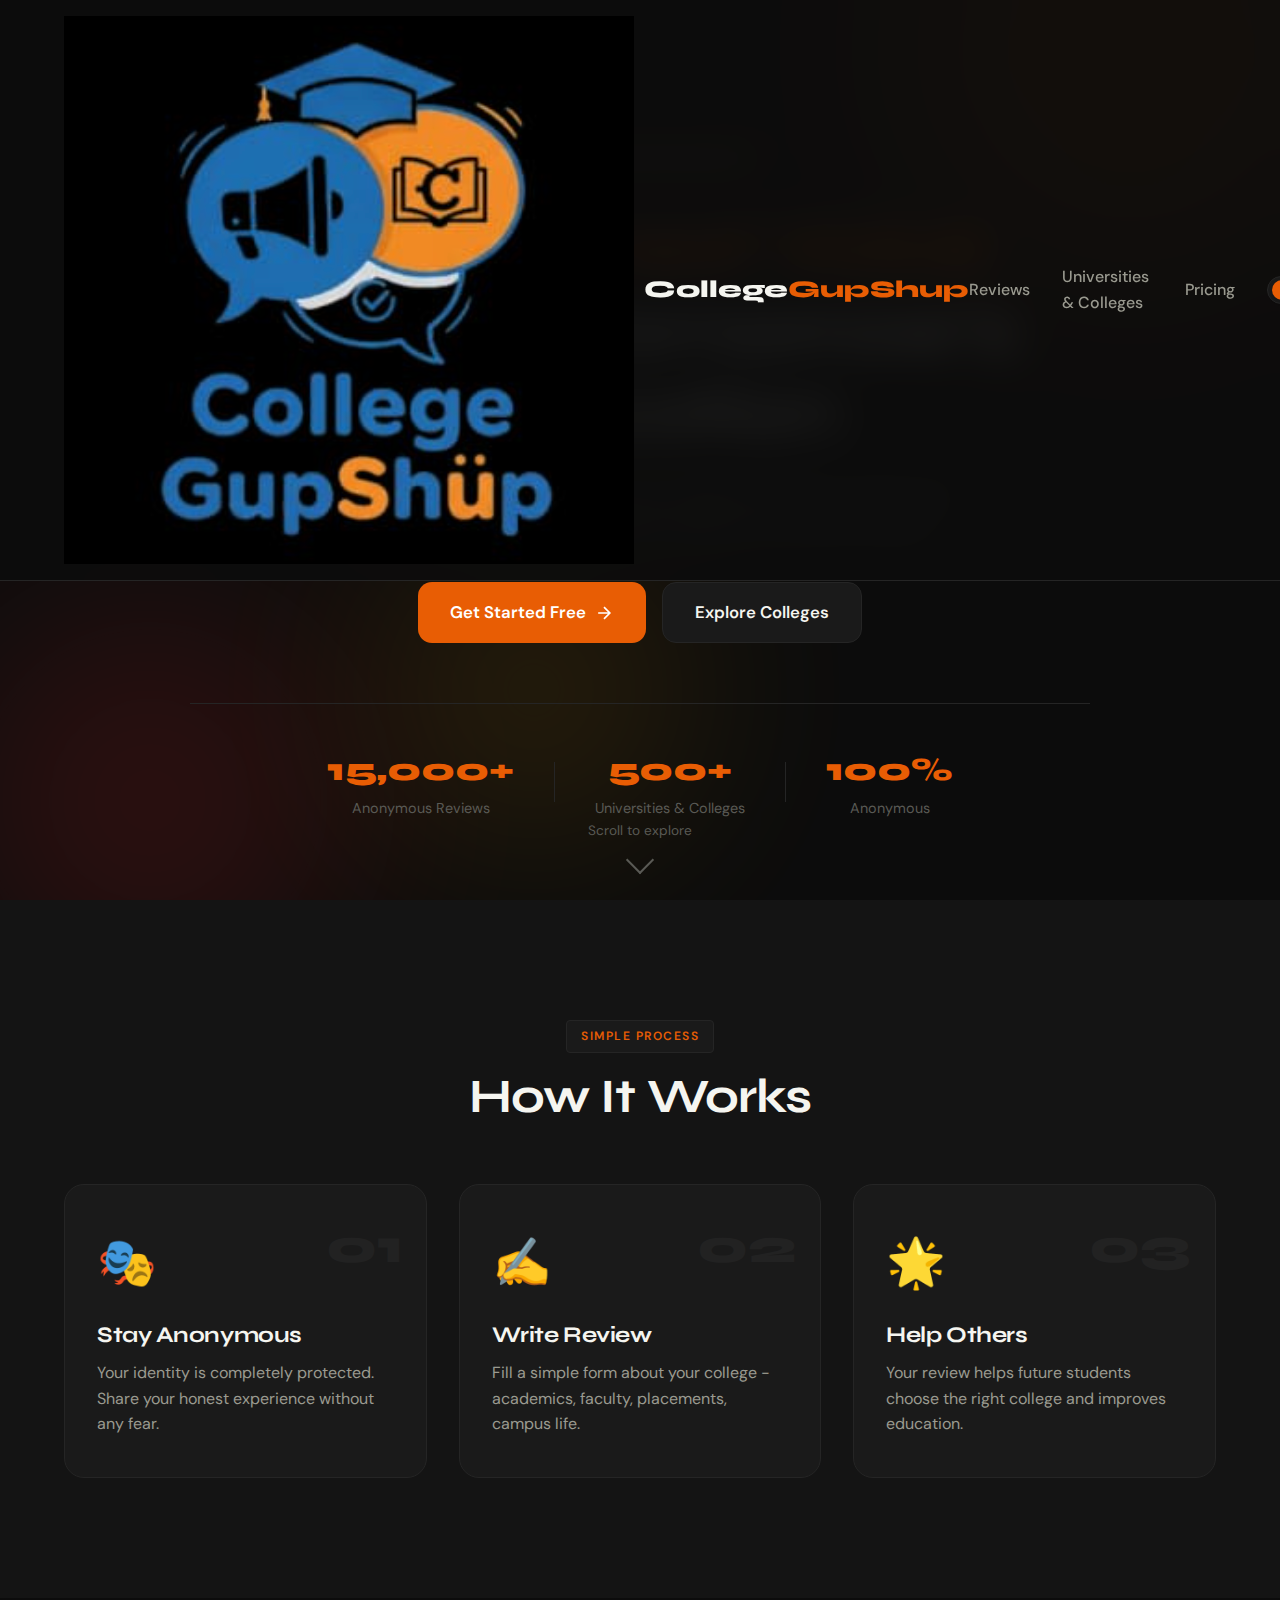
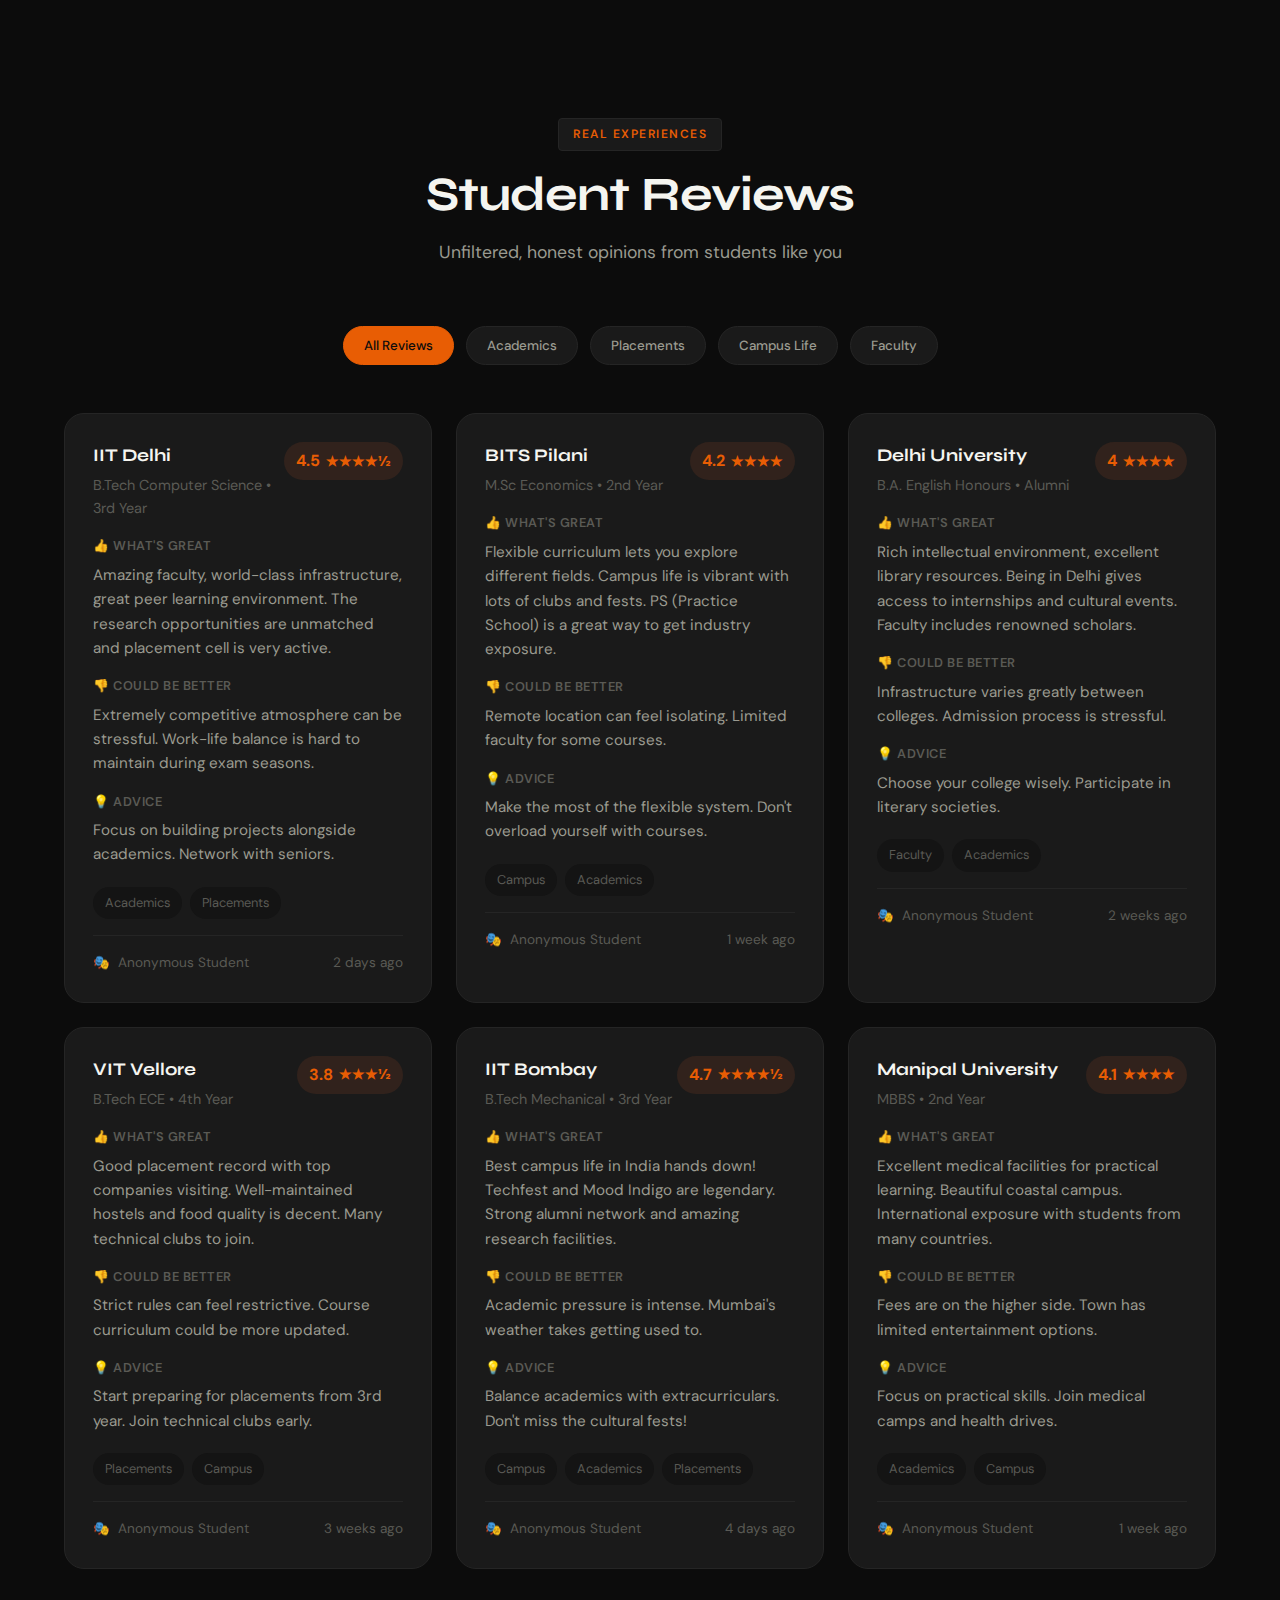
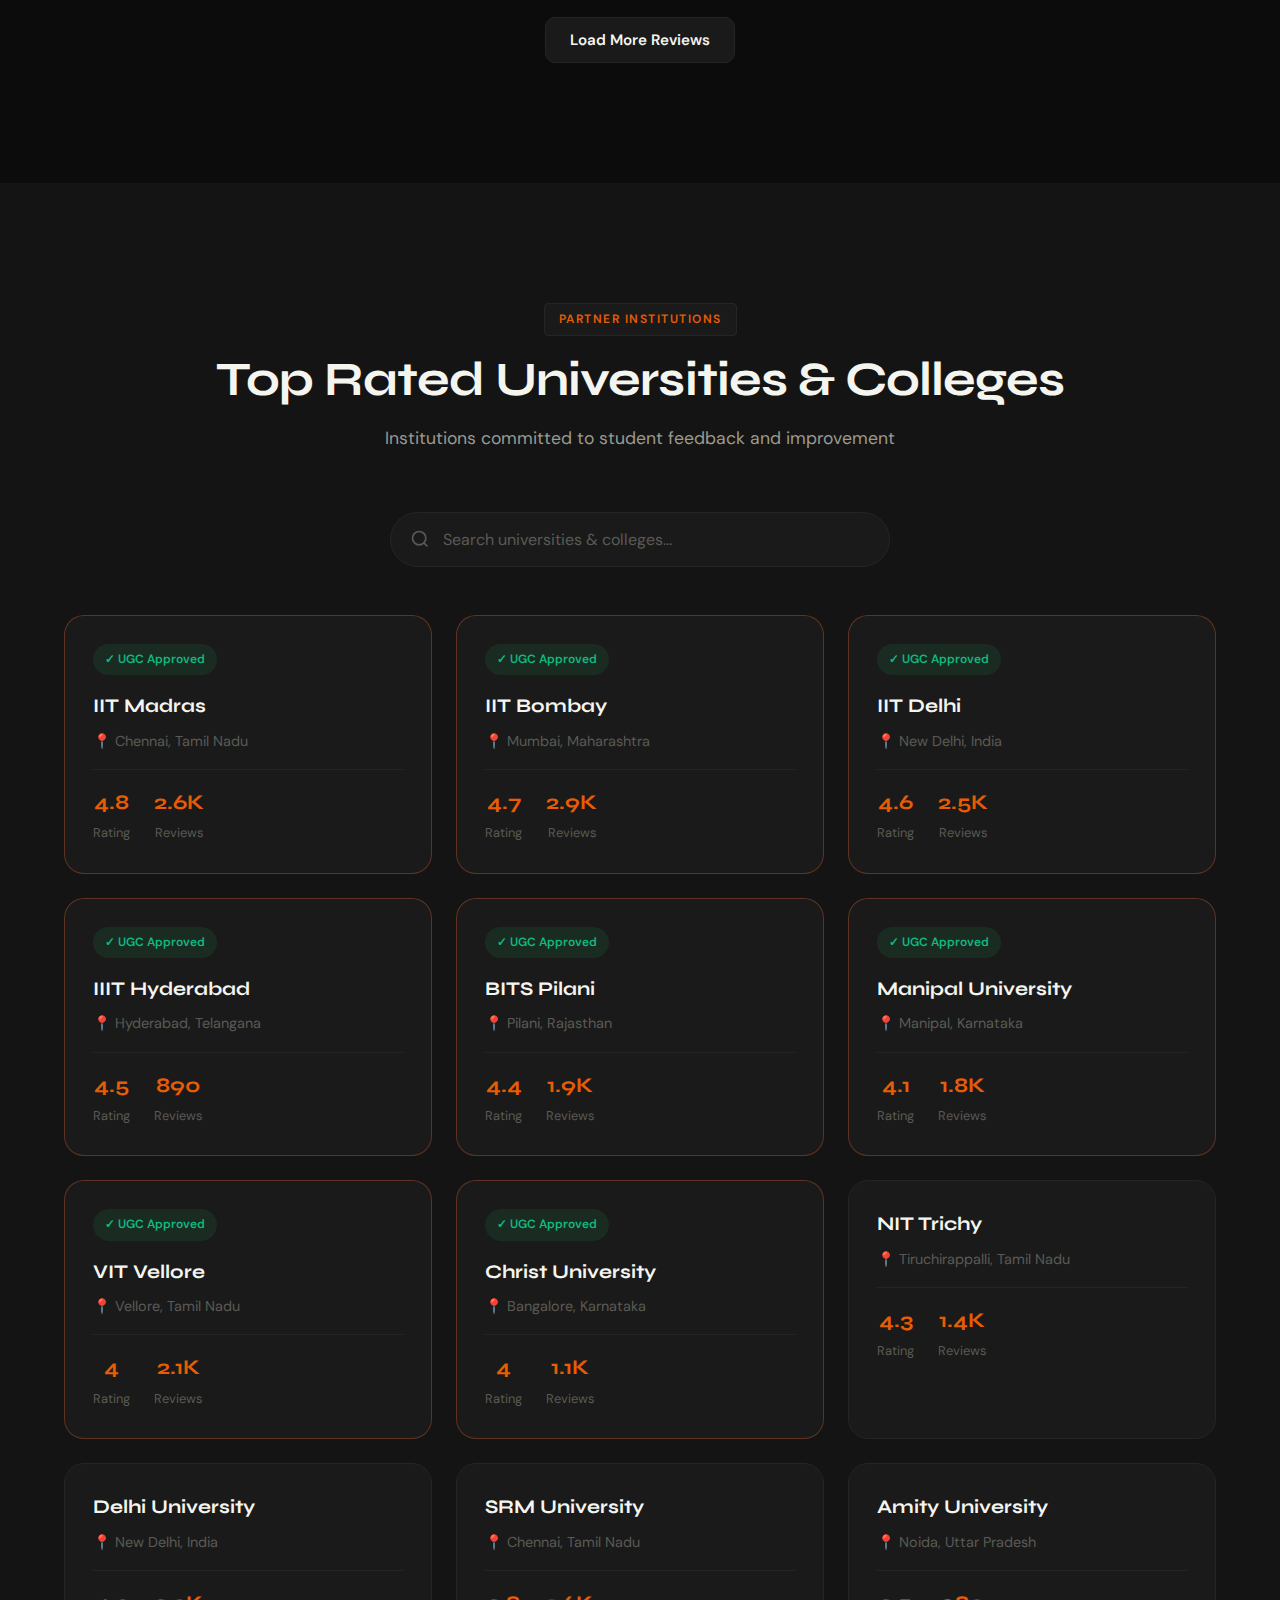
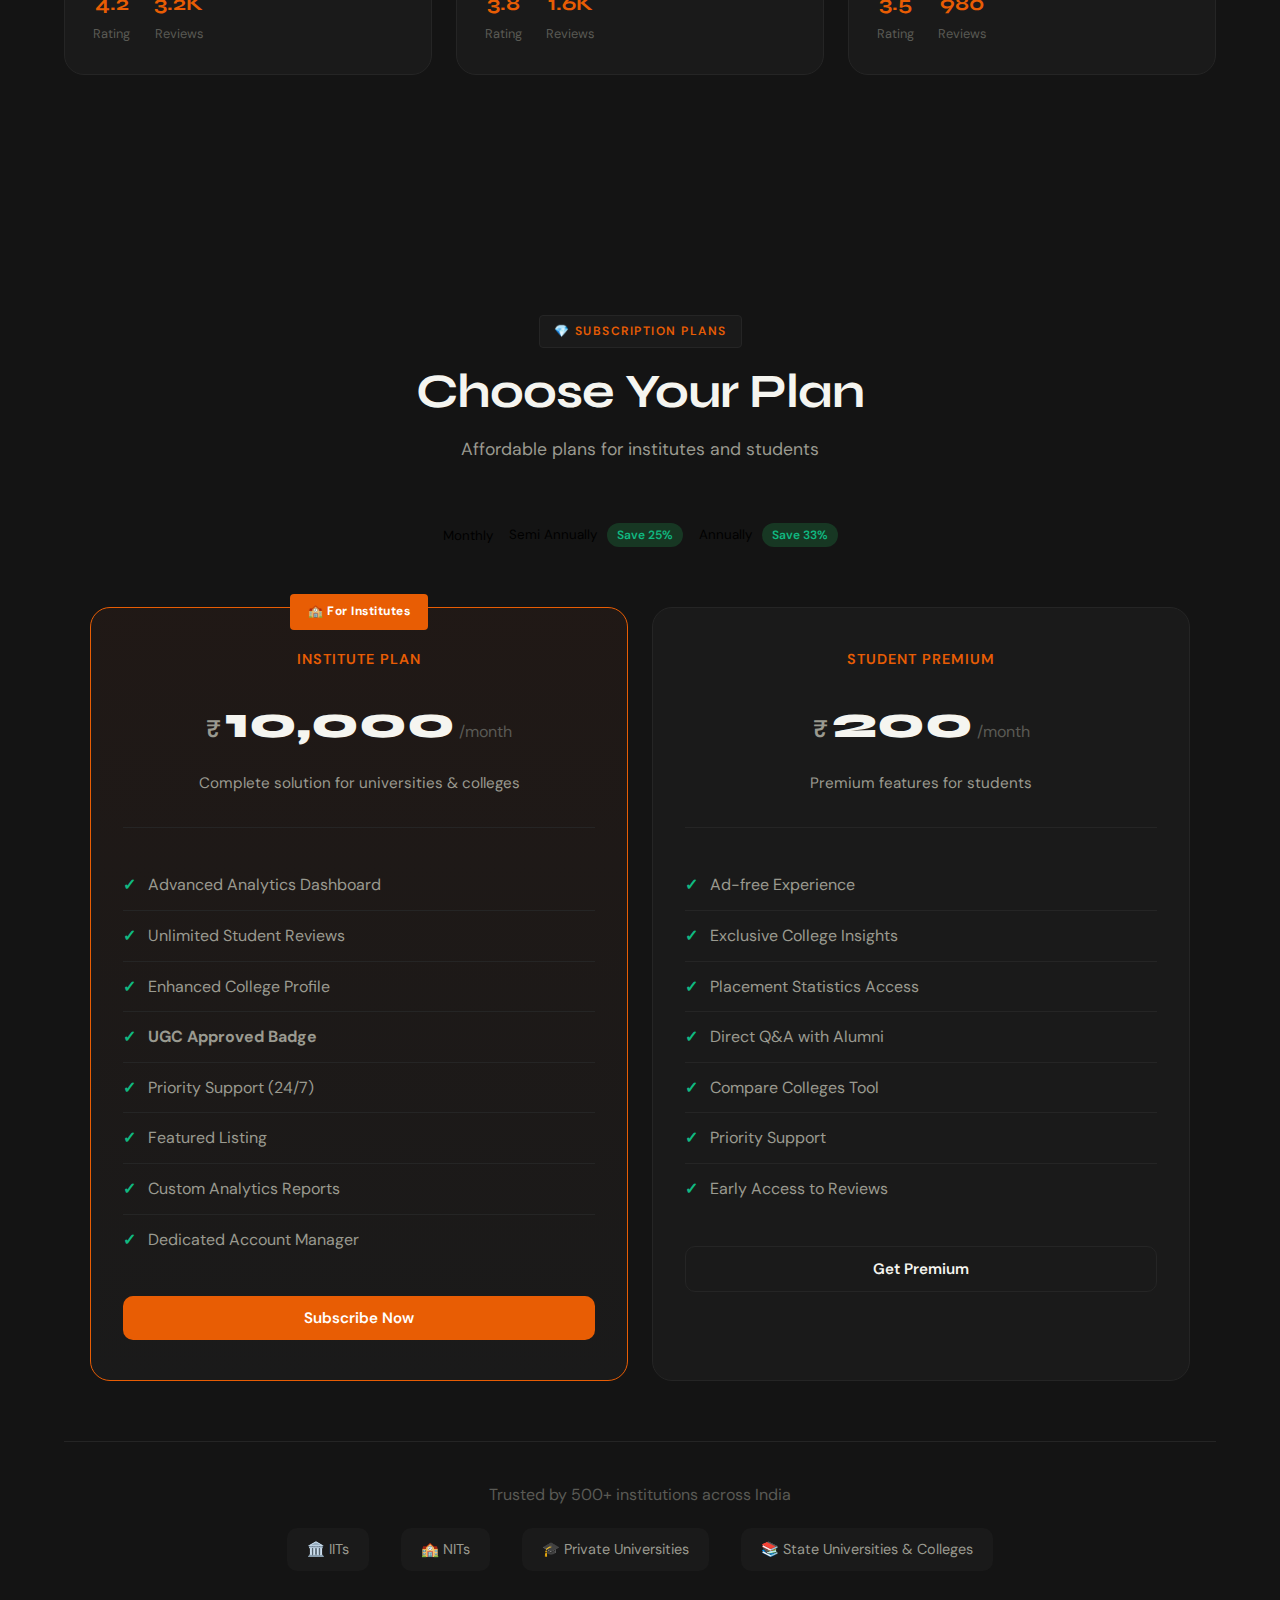
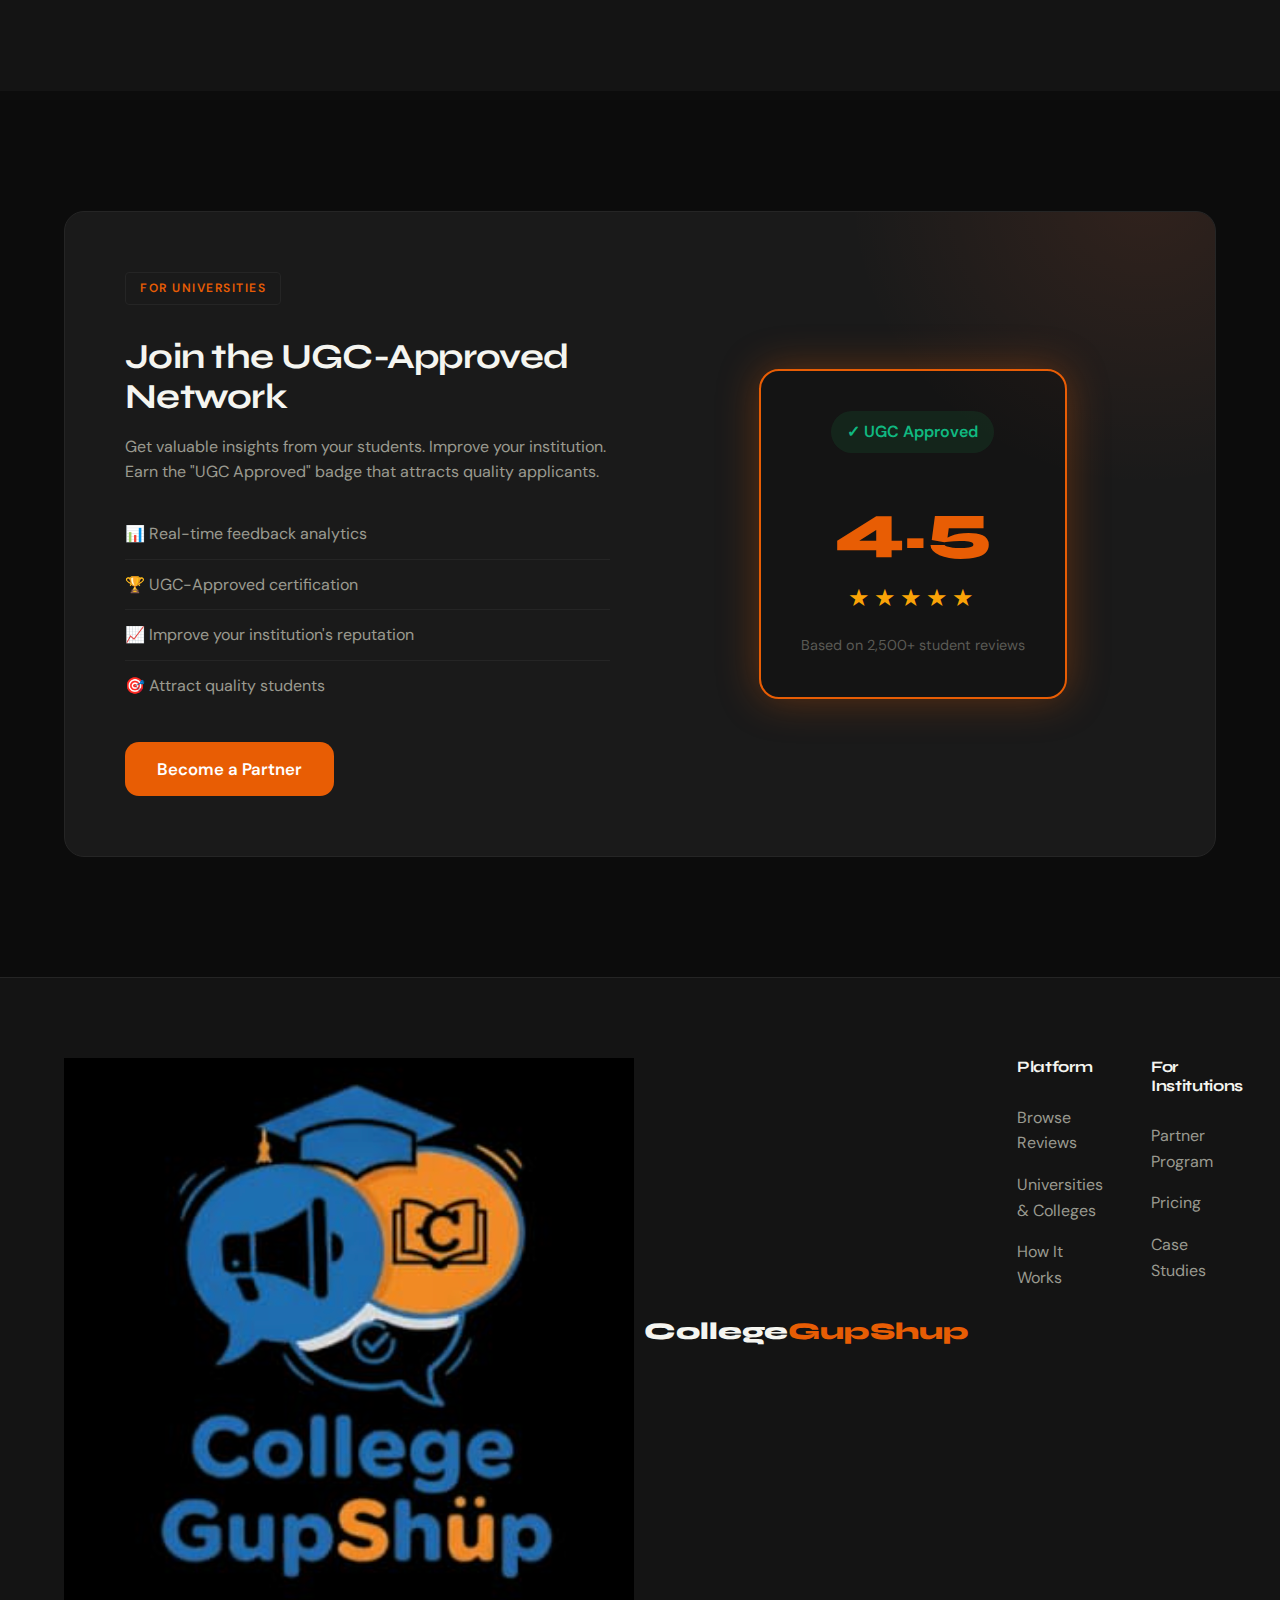
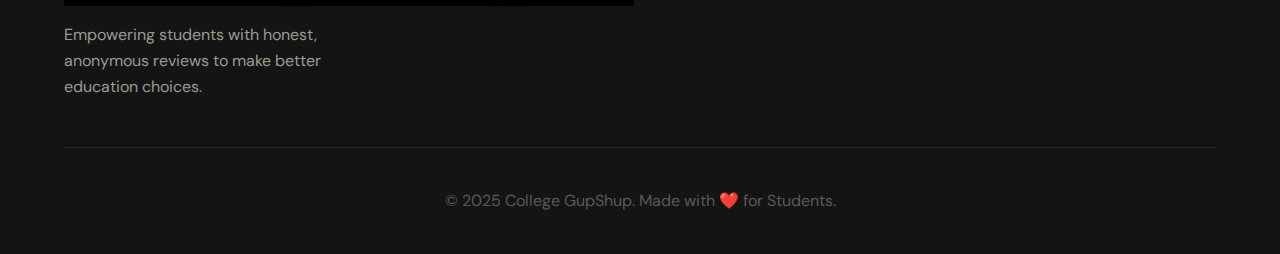
<file: index.html>
<!DOCTYPE html>
<html lang="en">
<head>
    <meta charset="UTF-8">
    <meta name="viewport" content="width=device-width, initial-scale=1.0">
    <title>College GupShup - Anonymous Student Reviews</title>
    <link rel="preconnect" href="https://fonts.googleapis.com">
    <link rel="preconnect" href="https://fonts.gstatic.com" crossorigin>
    <link href="https://fonts.googleapis.com/css2?family=Syne:wght@400;500;600;700;800&family=DM+Sans:ital,wght@0,400;0,500;0,600;1,400&display=swap" rel="stylesheet">
    <link rel="stylesheet" href="styles.css">
</head>
<body>
    <!-- Navigation -->
    <nav class="navbar">
        <div class="nav-container">
            <a href="#" class="logo">
                <img src="assets/logo.png" alt="College GupShup" class="logo-img" onerror="this.style.display='none'; this.nextElementSibling.style.display='inline';">
                <span class="logo-icon" style="display:none;">💬</span>
                <span class="logo-text">College<span class="highlight">GupShup</span></span>
            </a>
            <div class="nav-links">
                <a href="#reviews">Reviews</a>
                <a href="#universities">Universities & Colleges</a>
                <a href="#pricing">Pricing</a>
                <button class="theme-toggle" onclick="toggleTheme()" aria-label="Toggle theme">
                    <div class="theme-toggle-track">
                        <span class="theme-toggle-icon sun">☀️</span>
                        <span class="theme-toggle-icon moon">🌙</span>
                    </div>
                    <div class="theme-toggle-thumb"></div>
                </button>
                <a href="auth.html" class="btn btn-secondary">Login</a>
                <a href="auth.html" class="btn btn-primary">Sign Up Free</a>
            </div>
            <button class="mobile-menu-btn" onclick="toggleMobileMenu()">
                <span></span>
                <span></span>
                <span></span>
            </button>
        </div>
    </nav>

    <!-- Mobile Menu -->
    <div class="mobile-menu" id="mobileMenu">
        <a href="#reviews" onclick="toggleMobileMenu()">Reviews</a>
        <a href="#universities" onclick="toggleMobileMenu()">Universities</a>
        <a href="#about" onclick="toggleMobileMenu()">About</a>
        <div class="mobile-theme-row">
            <span>Theme</span>
            <button class="theme-toggle" onclick="toggleTheme()" aria-label="Toggle theme">
                <div class="theme-toggle-track">
                    <span class="theme-toggle-icon sun">☀️</span>
                    <span class="theme-toggle-icon moon">🌙</span>
                </div>
                <div class="theme-toggle-thumb"></div>
            </button>
        </div>
        <a href="auth.html" class="btn btn-secondary">Login</a>
        <a href="auth.html" class="btn btn-primary">Sign Up Free</a>
    </div>

    <!-- Hero Section -->
    <section class="hero">
        <div class="hero-bg">
            <div class="gradient-orb orb-1"></div>
            <div class="gradient-orb orb-2"></div>
            <div class="gradient-orb orb-3"></div>
        </div>
        <div class="hero-content">
            <div class="badge">🎓 A Platform Approved by UGC</div>
            <h1>Your <span class="gradient-text">Honest Voice</span> Shapes Tomorrow's Education</h1>
            <p class="hero-subtitle">Share anonymous reviews about your college experience. Help future students make informed decisions. Make your institution better.</p>
            <div class="hero-actions">
                <a href="auth.html" class="btn btn-large btn-primary">
                    <span>Get Started Free</span>
                    <svg width="20" height="20" viewBox="0 0 24 24" fill="none" stroke="currentColor" stroke-width="2">
                        <path d="M5 12h14M12 5l7 7-7 7"/>
                    </svg>
                </a>
                <a href="#reviews" class="btn btn-large btn-secondary">Explore Colleges</a>
            </div>
            <div class="hero-stats">
                <div class="stat">
                    <span class="stat-number">15,000+</span>
                    <span class="stat-label">Anonymous Reviews</span>
                </div>
                <div class="stat-divider"></div>
                <div class="stat">
                    <span class="stat-number">500+</span>
                    <span class="stat-label">Universities & Colleges</span>
                </div>
                <div class="stat-divider"></div>
                <div class="stat">
                    <span class="stat-number">100%</span>
                    <span class="stat-label">Anonymous</span>
                </div>
            </div>
        </div>
        <div class="scroll-indicator">
            <span>Scroll to explore</span>
            <div class="scroll-arrow"></div>
        </div>
    </section>

    <!-- How It Works -->
    <section class="how-it-works" id="about">
        <div class="container">
            <div class="section-header">
                <span class="section-tag">Simple Process</span>
                <h2>How It Works</h2>
            </div>
            <div class="steps-grid">
                <div class="step-card" style="--delay: 0.1s">
                    <div class="step-number">01</div>
                    <div class="step-icon">🎭</div>
                    <h3>Stay Anonymous</h3>
                    <p>Your identity is completely protected. Share your honest experience without any fear.</p>
                </div>
                <div class="step-card" style="--delay: 0.2s">
                    <div class="step-number">02</div>
                    <div class="step-icon">✍️</div>
                    <h3>Write Review</h3>
                    <p>Fill a simple form about your college - academics, faculty, placements, campus life.</p>
                </div>
                <div class="step-card" style="--delay: 0.3s">
                    <div class="step-number">03</div>
                    <div class="step-icon">🌟</div>
                    <h3>Help Others</h3>
                    <p>Your review helps future students choose the right college and improves education.</p>
                </div>
            </div>
        </div>
    </section>

    <!-- Reviews Section -->
    <section class="reviews-section" id="reviews">
        <div class="container">
            <div class="section-header">
                <span class="section-tag">Real Experiences</span>
                <h2>Student Reviews</h2>
                <p>Unfiltered, honest opinions from students like you</p>
            </div>
            
            <!-- Filter Bar -->
            <div class="filter-bar">
                <button class="filter-btn active" data-filter="all">All Reviews</button>
                <button class="filter-btn" data-filter="academics">Academics</button>
                <button class="filter-btn" data-filter="placements">Placements</button>
                <button class="filter-btn" data-filter="campus">Campus Life</button>
                <button class="filter-btn" data-filter="faculty">Faculty</button>
            </div>

            <!-- Reviews Grid -->
            <div class="reviews-grid" id="reviewsGrid">
                <!-- Reviews will be populated by JavaScript -->
            </div>

            <div class="load-more">
                <button class="btn btn-secondary" onclick="loadMoreReviews()">Load More Reviews</button>
            </div>
        </div>
    </section>

    <!-- Universities Section -->
    <section class="universities-section" id="universities">
        <div class="container">
            <div class="section-header">
                <span class="section-tag">Partner Institutions</span>
                <h2>Top Rated Universities & Colleges</h2>
                <p>Institutions committed to student feedback and improvement</p>
            </div>

            <div class="university-search">
                <input type="text" placeholder="Search universities & colleges..." id="universitySearch" oninput="searchUniversities()">
                <svg width="20" height="20" viewBox="0 0 24 24" fill="none" stroke="currentColor" stroke-width="2">
                    <circle cx="11" cy="11" r="8"/>
                    <path d="M21 21l-4.35-4.35"/>
                </svg>
            </div>

            <div class="universities-grid" id="universitiesGrid">
                <!-- Universities will be populated by JavaScript -->
            </div>
        </div>
    </section>

    <!-- Pricing Section -->
    <section class="pricing-section" id="pricing">
        <div class="container">
            <div class="section-header">
                <span class="section-tag">💎 Subscription Plans</span>
                <h2>Choose Your Plan</h2>
                <p>Affordable plans for institutes and students</p>
            </div>

            <div class="pricing-toggle">
                <button type="button" class="billing-btn active" data-billing="monthly" onclick="switchBilling('monthly')">Monthly</button>
                <button type="button" class="billing-btn" data-billing="semiannually" onclick="switchBilling('semiannually')">Semi Annually <span class="save-badge">Save 25%</span></button>
                <button type="button" class="billing-btn" data-billing="annually" onclick="switchBilling('annually')">Annually <span class="save-badge">Save 33%</span></button>
            </div>

            <div class="pricing-grid pricing-grid-2">
                <!-- Institute Plan -->
                <div class="pricing-card popular">
                    <div class="popular-tag">🏫 For Institutes</div>
                    <div class="pricing-header">
                        <span class="plan-name">Institute Plan</span>
                        <div class="plan-price">
                            <span class="currency">₹</span>
                            <span class="amount" data-monthly="10,000" data-semiannually="45,000" data-annually="80,000">10,000</span>
                            <span class="period" id="institutePeriod">/month</span>
                        </div>
                        <p class="plan-desc">Complete solution for universities & colleges</p>
                    </div>
                    <ul class="plan-features">
                        <li><span class="check">✓</span> Advanced Analytics Dashboard</li>
                        <li><span class="check">✓</span> Unlimited Student Reviews</li>
                        <li><span class="check">✓</span> Enhanced College Profile</li>
                        <li><span class="check">✓</span> <strong>UGC Approved Badge</strong></li>
                        <li><span class="check">✓</span> Priority Support (24/7)</li>
                        <li><span class="check">✓</span> Featured Listing</li>
                        <li><span class="check">✓</span> Custom Analytics Reports</li>
                        <li><span class="check">✓</span> Dedicated Account Manager</li>
                    </ul>
                    <button class="btn btn-primary btn-full" onclick="openSubscription('institute')">Subscribe Now</button>
                </div>

                <!-- Student Premium Plan -->
                <div class="pricing-card">
                    <div class="pricing-header">
                        <span class="plan-name">Student Premium</span>
                        <div class="plan-price">
                            <span class="currency">₹</span>
                            <span class="amount" data-monthly="200" data-semiannually="450" data-annually="700">200</span>
                            <span class="period" id="studentPeriod">/month</span>
                        </div>
                        <p class="plan-desc">Premium features for students</p>
                    </div>
                    <ul class="plan-features">
                        <li><span class="check">✓</span> Ad-free Experience</li>
                        <li><span class="check">✓</span> Exclusive College Insights</li>
                        <li><span class="check">✓</span> Placement Statistics Access</li>
                        <li><span class="check">✓</span> Direct Q&A with Alumni</li>
                        <li><span class="check">✓</span> Compare Colleges Tool</li>
                        <li><span class="check">✓</span> Priority Support</li>
                        <li><span class="check">✓</span> Early Access to Reviews</li>
                    </ul>
                    <button class="btn btn-secondary btn-full" onclick="openSubscription('student-premium')">Get Premium</button>
                </div>
            </div>

            <div class="pricing-trust">
                <p>Trusted by 500+ institutions across India</p>
                <div class="trust-logos">
                    <span>🏛️ IITs</span>
                    <span>🏫 NITs</span>
                    <span>🎓 Private Universities</span>
                    <span>📚 State Universities & Colleges</span>
                </div>
            </div>
        </div>
    </section>

    <!-- For Universities CTA -->
    <section class="cta-section">
        <div class="container">
            <div class="cta-card">
                <div class="cta-content">
                    <span class="section-tag">For Universities</span>
                    <h2>Join the UGC-Approved Network</h2>
                    <p>Get valuable insights from your students. Improve your institution. Earn the "UGC Approved" badge that attracts quality applicants.</p>
                    <ul class="cta-benefits">
                        <li>📊 Real-time feedback analytics</li>
                        <li>🏆 UGC-Approved certification</li>
                        <li>📈 Improve your institution's reputation</li>
                        <li>🎯 Attract quality students</li>
                    </ul>
                    <button class="btn btn-large btn-primary" onclick="openModal('partnerModal')">Become a Partner</button>
                </div>
                <div class="cta-visual">
                    <div class="rating-card-demo">
                        <div class="demo-badge">✓ UGC Approved</div>
                        <div class="demo-rating">
                            <span class="demo-score">4.5</span>
                            <div class="demo-stars">★★★★★</div>
                        </div>
                        <p>Based on 2,500+ student reviews</p>
                    </div>
                </div>
            </div>
        </div>
    </section>

    <!-- Footer -->
    <footer class="footer">
        <div class="container">
            <div class="footer-grid">
                <div class="footer-brand">
                    <a href="#" class="logo">
                        <img src="assets/logo.png" alt="College GupShup" class="logo-img" onerror="this.style.display='none'; this.nextElementSibling.style.display='inline';">
                        <span class="logo-icon" style="display:none;">💬</span>
                        <span class="logo-text">College<span class="highlight">GupShup</span></span>
                    </a>
                    <p>Empowering students with honest, anonymous reviews to make better education choices.</p>
                </div>
                <div class="footer-links">
                    <h4>Platform</h4>
                    <a href="#reviews">Browse Reviews</a>
                    <a href="#universities">Universities & Colleges</a>
                    <a href="#about">How It Works</a>
                </div>
                <div class="footer-links">
                    <h4>For Institutions</h4>
                    <a href="#">Partner Program</a>
                    <a href="#">Pricing</a>
                    <a href="#">Case Studies</a>
                </div>
                <div class="footer-links">
                    <h4>Support</h4>
                    <a href="#">Help Center</a>
                    <a href="#">Contact Us</a>
                    <a href="#">Privacy Policy</a>
                </div>
            </div>
            <div class="footer-bottom">
                <p>&copy; 2025 College GupShup. Made with ❤️ for Students.</p>
            </div>
        </div>
    </footer>

    <!-- Feedback Modal -->
    <div class="modal" id="feedbackModal">
        <div class="modal-overlay" onclick="closeModal('feedbackModal')"></div>
        <div class="modal-content">
            <button class="modal-close" onclick="closeModal('feedbackModal')">×</button>
            <div class="modal-header">
                <h2>Share Your Experience</h2>
                <p>Your identity will remain 100% anonymous</p>
            </div>
            <form class="feedback-form" id="feedbackForm" onsubmit="submitFeedback(event)">
                <div class="form-group">
                    <label>Select Your University *</label>
                    <select name="university" required>
                        <option value="">Choose university...</option>
                        <option value="iit-delhi">IIT Delhi</option>
                        <option value="iit-bombay">IIT Bombay</option>
                        <option value="bits-pilani">BITS Pilani</option>
                        <option value="du">Delhi University</option>
                        <option value="nit-trichy">NIT Trichy</option>
                        <option value="vit">VIT Vellore</option>
                        <option value="manipal">Manipal University</option>
                        <option value="srm">SRM University</option>
                        <option value="amity">Amity University</option>
                        <option value="other">Other</option>
                    </select>
                </div>

                <div class="form-group">
                    <label>Your Course/Program *</label>
                    <input type="text" name="course" placeholder="e.g., B.Tech Computer Science" required>
                </div>

                <div class="form-group">
                    <label>Year of Study *</label>
                    <select name="year" required>
                        <option value="">Select year...</option>
                        <option value="1">1st Year</option>
                        <option value="2">2nd Year</option>
                        <option value="3">3rd Year</option>
                        <option value="4">4th Year</option>
                        <option value="alumni">Alumni</option>
                    </select>
                </div>

                <div class="form-group">
                    <label>Rate Your Experience</label>
                    <div class="rating-inputs">
                        <div class="rating-item">
                            <span>Academics</span>
                            <div class="star-rating" data-rating="academics">
                                <span class="star" data-value="1">★</span>
                                <span class="star" data-value="2">★</span>
                                <span class="star" data-value="3">★</span>
                                <span class="star" data-value="4">★</span>
                                <span class="star" data-value="5">★</span>
                            </div>
                        </div>
                        <div class="rating-item">
                            <span>Faculty</span>
                            <div class="star-rating" data-rating="faculty">
                                <span class="star" data-value="1">★</span>
                                <span class="star" data-value="2">★</span>
                                <span class="star" data-value="3">★</span>
                                <span class="star" data-value="4">★</span>
                                <span class="star" data-value="5">★</span>
                            </div>
                        </div>
                        <div class="rating-item">
                            <span>Placements</span>
                            <div class="star-rating" data-rating="placements">
                                <span class="star" data-value="1">★</span>
                                <span class="star" data-value="2">★</span>
                                <span class="star" data-value="3">★</span>
                                <span class="star" data-value="4">★</span>
                                <span class="star" data-value="5">★</span>
                            </div>
                        </div>
                        <div class="rating-item">
                            <span>Campus Life</span>
                            <div class="star-rating" data-rating="campus">
                                <span class="star" data-value="1">★</span>
                                <span class="star" data-value="2">★</span>
                                <span class="star" data-value="3">★</span>
                                <span class="star" data-value="4">★</span>
                                <span class="star" data-value="5">★</span>
                            </div>
                        </div>
                    </div>
                </div>

                <div class="form-group">
                    <label>What's Great About Your College? *</label>
                    <textarea name="pros" placeholder="Tell us the good things..." rows="3" required></textarea>
                </div>

                <div class="form-group">
                    <label>What Could Be Improved? *</label>
                    <textarea name="cons" placeholder="Be honest, it helps everyone..." rows="3" required></textarea>
                </div>

                <div class="form-group">
                    <label>Any Advice for Future Students?</label>
                    <textarea name="advice" placeholder="Share tips for newcomers..." rows="2"></textarea>
                </div>

                <div class="form-group checkbox-group">
                    <label class="checkbox-label">
                        <input type="checkbox" name="anonymous" checked>
                        <span class="checkmark"></span>
                        Keep my review 100% anonymous
                    </label>
                </div>

                <button type="submit" class="btn btn-primary btn-large btn-full">
                    Submit Anonymous Review
                </button>
            </form>
        </div>
    </div>

    <!-- Partner Modal -->
    <div class="modal" id="partnerModal">
        <div class="modal-overlay" onclick="closeModal('partnerModal')"></div>
        <div class="modal-content">
            <button class="modal-close" onclick="closeModal('partnerModal')">×</button>
            <div class="modal-header">
                <h2>Partner With Us</h2>
                <p>Get the UGC-Approved badge for your institution</p>
            </div>
            <form class="partner-form" id="partnerForm" onsubmit="submitPartner(event)">
                <div class="form-group">
                    <label>Institution Name *</label>
                    <input type="text" name="institution" placeholder="Enter institution name" required>
                </div>
                <div class="form-group">
                    <label>Your Name *</label>
                    <input type="text" name="name" placeholder="Your full name" required>
                </div>
                <div class="form-group">
                    <label>Email Address *</label>
                    <input type="email" name="email" placeholder="official@university.edu" required>
                </div>
                <div class="form-group">
                    <label>Phone Number *</label>
                    <input type="tel" name="phone" placeholder="+91 XXXXX XXXXX" required>
                </div>
                <div class="form-group">
                    <label>Your Role *</label>
                    <select name="role" required>
                        <option value="">Select your role...</option>
                        <option value="admin">University Administrator</option>
                        <option value="dean">Dean</option>
                        <option value="registrar">Registrar</option>
                        <option value="marketing">Marketing Head</option>
                        <option value="other">Other</option>
                    </select>
                </div>
                <div class="form-group">
                    <label>Message</label>
                    <textarea name="message" placeholder="Tell us about your institution..." rows="3"></textarea>
                </div>
                <button type="submit" class="btn btn-primary btn-large btn-full">
                    Request Partnership
                </button>
            </form>
        </div>
    </div>

    <!-- Subscription Modal -->
    <div class="modal" id="subscriptionModal">
        <div class="modal-overlay" onclick="closeModal('subscriptionModal')"></div>
        <div class="modal-content subscription-modal">
            <button class="modal-close" onclick="closeModal('subscriptionModal')">×</button>
            <div class="modal-header">
                <div class="selected-plan-badge" id="selectedPlanBadge">Professional</div>
                <h2>Complete Your Subscription</h2>
                <p>Start your journey to becoming UGC Approved</p>
            </div>
            
            <div class="subscription-summary">
                <div class="summary-row">
                    <span>Plan</span>
                    <span id="summaryPlan">Professional</span>
                </div>
                <div class="summary-row">
                    <span>Billing</span>
                    <span id="summaryBilling">Monthly</span>
                </div>
                <div class="summary-row total">
                    <span>Total</span>
                    <span id="summaryTotal">₹24,999/month</span>
                </div>
            </div>

            <form class="subscription-form" id="subscriptionForm" onsubmit="processSubscription(event)">
                <div class="form-group">
                    <label>Institution Name *</label>
                    <input type="text" name="institution" placeholder="Your university/college name" required>
                </div>
                
                <div class="form-row-2">
                    <div class="form-group">
                        <label>Contact Person *</label>
                        <input type="text" name="contact_name" placeholder="Full name" required>
                    </div>
                    <div class="form-group">
                        <label>Designation *</label>
                        <input type="text" name="designation" placeholder="e.g., Registrar" required>
                    </div>
                </div>

                <div class="form-row-2">
                    <div class="form-group">
                        <label>Email *</label>
                        <input type="email" name="email" placeholder="official@university.edu" required>
                    </div>
                    <div class="form-group">
                        <label>Phone *</label>
                        <input type="tel" name="phone" placeholder="+91 XXXXX XXXXX" required>
                    </div>
                </div>

                <div class="form-group">
                    <label>GST Number (Optional)</label>
                    <input type="text" name="gst" placeholder="For invoice purposes">
                </div>

                <div class="payment-methods">
                    <label>Payment Method</label>
                    <div class="payment-options">
                        <label class="payment-option">
                            <input type="radio" name="payment" value="upi" checked>
                            <div class="payment-card">
                                <span class="payment-icon">📱</span>
                                <span>UPI</span>
                            </div>
                        </label>
                        <label class="payment-option">
                            <input type="radio" name="payment" value="card">
                            <div class="payment-card">
                                <span class="payment-icon">💳</span>
                                <span>Card</span>
                            </div>
                        </label>
                        <label class="payment-option">
                            <input type="radio" name="payment" value="netbanking">
                            <div class="payment-card">
                                <span class="payment-icon">🏦</span>
                                <span>Net Banking</span>
                            </div>
                        </label>
                    </div>
                </div>

                <div class="form-group checkbox-group">
                    <label class="checkbox-label">
                        <input type="checkbox" name="terms" required>
                        <span class="checkmark"></span>
                        I agree to the <a href="#">Terms of Service</a> and <a href="#">Subscription Agreement</a>
                    </label>
                </div>

                <button type="submit" class="btn btn-primary btn-large btn-full">
                    <span>💎</span> Subscribe & Pay
                </button>

                <p class="secure-note">🔒 Secured by Razorpay. 100% safe & encrypted.</p>
            </form>
        </div>
    </div>

    <!-- Success Toast -->
    <div class="toast" id="successToast">
        <div class="toast-icon">✓</div>
        <div class="toast-message">Your review has been submitted successfully!</div>
    </div>

    <script src="app.js?v=2"></script>
</body>
</html>
</file>
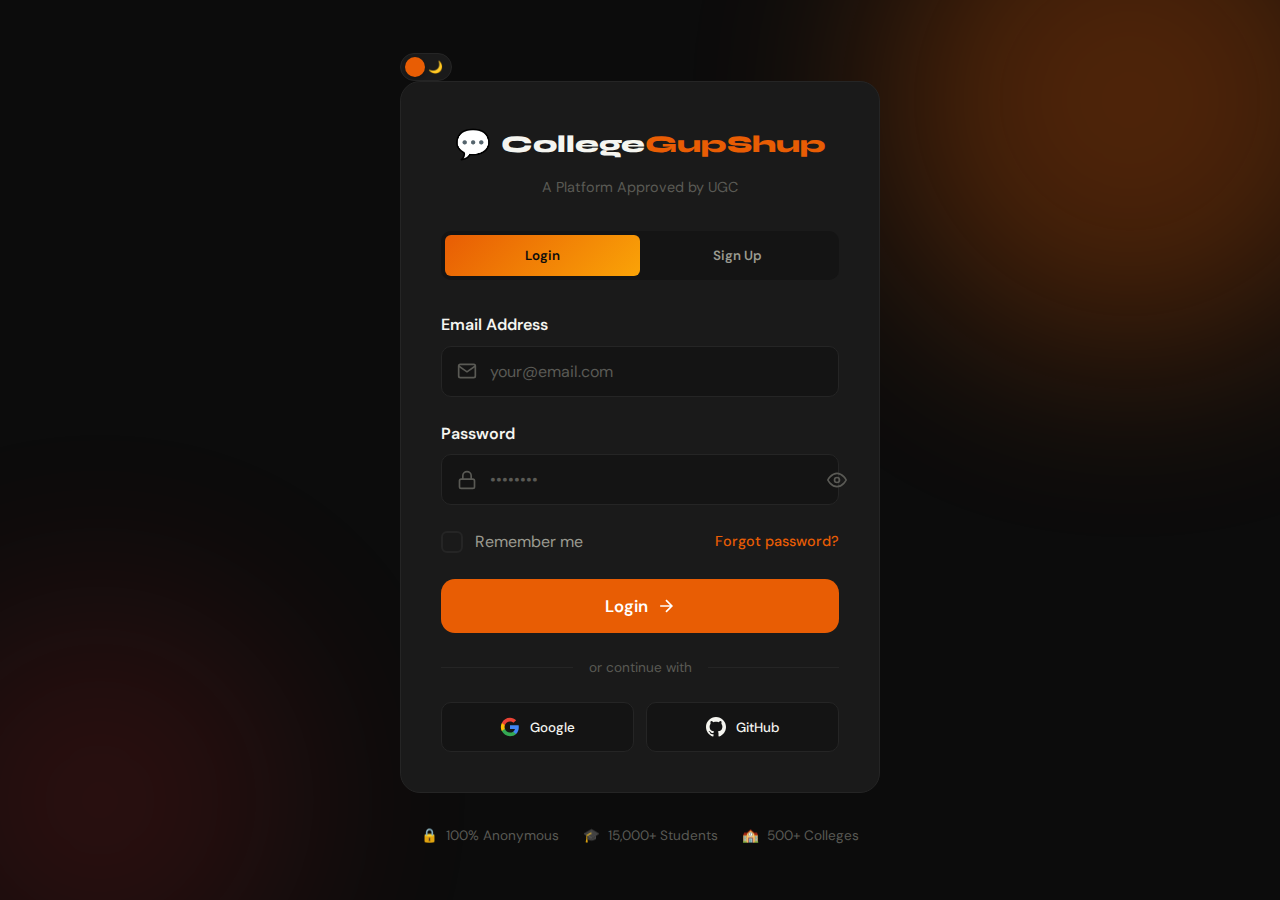
<file: auth.html>
<!DOCTYPE html>
<html lang="en">
<head>
    <meta charset="UTF-8">
    <meta name="viewport" content="width=device-width, initial-scale=1.0">
    <title>Login - College GupShup</title>
    <link rel="preconnect" href="https://fonts.googleapis.com">
    <link rel="preconnect" href="https://fonts.gstatic.com" crossorigin>
    <link href="https://fonts.googleapis.com/css2?family=Syne:wght@400;500;600;700;800&family=DM+Sans:ital,wght@0,400;0,500;0,600;1,400&display=swap" rel="stylesheet">
    <link rel="stylesheet" href="styles.css">
    <link rel="stylesheet" href="auth.css">
</head>
<body class="auth-body">
    <div class="auth-container">
        <!-- Theme Toggle -->
        <button class="theme-toggle auth-theme-toggle" onclick="toggleTheme()" aria-label="Toggle theme">
            <div class="theme-toggle-track">
                <span class="theme-toggle-icon sun">☀️</span>
                <span class="theme-toggle-icon moon">🌙</span>
            </div>
            <div class="theme-toggle-thumb"></div>
        </button>

        <!-- Background Effects -->
        <div class="auth-bg">
            <div class="gradient-orb orb-1"></div>
            <div class="gradient-orb orb-2"></div>
        </div>

        <!-- Auth Card -->
        <div class="auth-card">
            <div class="auth-header">
                <a href="index.html" class="logo">
                    <span class="logo-icon">💬</span>
                    <span class="logo-text">College<span class="highlight">GupShup</span></span>
                </a>
                <p class="auth-tagline">A Platform Approved by UGC</p>
            </div>

            <!-- Tab Switcher -->
            <div class="auth-tabs">
                <button class="auth-tab active" data-tab="login">Login</button>
                <button class="auth-tab" data-tab="signup">Sign Up</button>
                <div class="tab-indicator"></div>
            </div>

            <!-- Login Form -->
            <form class="auth-form" id="loginForm">
                <div class="form-group">
                    <label>Email Address</label>
                    <div class="input-icon">
                        <svg width="20" height="20" viewBox="0 0 24 24" fill="none" stroke="currentColor" stroke-width="2">
                            <path d="M4 4h16c1.1 0 2 .9 2 2v12c0 1.1-.9 2-2 2H4c-1.1 0-2-.9-2-2V6c0-1.1.9-2 2-2z"/>
                            <polyline points="22,6 12,13 2,6"/>
                        </svg>
                        <input type="email" name="email" placeholder="your@email.com" required>
                    </div>
                </div>

                <div class="form-group">
                    <label>Password</label>
                    <div class="input-icon">
                        <svg width="20" height="20" viewBox="0 0 24 24" fill="none" stroke="currentColor" stroke-width="2">
                            <rect x="3" y="11" width="18" height="11" rx="2" ry="2"/>
                            <path d="M7 11V7a5 5 0 0 1 10 0v4"/>
                        </svg>
                        <input type="password" name="password" placeholder="••••••••" required>
                        <button type="button" class="toggle-password" onclick="togglePassword(this)">
                            <svg width="20" height="20" viewBox="0 0 24 24" fill="none" stroke="currentColor" stroke-width="2">
                                <path d="M1 12s4-8 11-8 11 8 11 8-4 8-11 8-11-8-11-8z"/>
                                <circle cx="12" cy="12" r="3"/>
                            </svg>
                        </button>
                    </div>
                </div>

                <div class="form-options">
                    <label class="checkbox-label">
                        <input type="checkbox" name="remember">
                        <span class="checkmark"></span>
                        Remember me
                    </label>
                    <a href="#" class="forgot-link">Forgot password?</a>
                </div>

                <button type="submit" class="btn btn-primary btn-large btn-full">
                    <span>Login</span>
                    <svg width="20" height="20" viewBox="0 0 24 24" fill="none" stroke="currentColor" stroke-width="2">
                        <path d="M5 12h14M12 5l7 7-7 7"/>
                    </svg>
                </button>

                <div class="auth-divider">
                    <span>or continue with</span>
                </div>

                <div class="social-buttons">
                    <button type="button" class="social-btn" onclick="socialLogin('google')">
                        <svg viewBox="0 0 24 24" width="20" height="20">
                            <path fill="#4285F4" d="M22.56 12.25c0-.78-.07-1.53-.2-2.25H12v4.26h5.92c-.26 1.37-1.04 2.53-2.21 3.31v2.77h3.57c2.08-1.92 3.28-4.74 3.28-8.09z"/>
                            <path fill="#34A853" d="M12 23c2.97 0 5.46-.98 7.28-2.66l-3.57-2.77c-.98.66-2.23 1.06-3.71 1.06-2.86 0-5.29-1.93-6.16-4.53H2.18v2.84C3.99 20.53 7.7 23 12 23z"/>
                            <path fill="#FBBC05" d="M5.84 14.09c-.22-.66-.35-1.36-.35-2.09s.13-1.43.35-2.09V7.07H2.18C1.43 8.55 1 10.22 1 12s.43 3.45 1.18 4.93l2.85-2.22.81-.62z"/>
                            <path fill="#EA4335" d="M12 5.38c1.62 0 3.06.56 4.21 1.64l3.15-3.15C17.45 2.09 14.97 1 12 1 7.7 1 3.99 3.47 2.18 7.07l3.66 2.84c.87-2.6 3.3-4.53 6.16-4.53z"/>
                        </svg>
                        Google
                    </button>
                    <button type="button" class="social-btn" onclick="socialLogin('github')">
                        <svg viewBox="0 0 24 24" width="20" height="20" fill="currentColor">
                            <path d="M12 0c-6.626 0-12 5.373-12 12 0 5.302 3.438 9.8 8.207 11.387.599.111.793-.261.793-.577v-2.234c-3.338.726-4.033-1.416-4.033-1.416-.546-1.387-1.333-1.756-1.333-1.756-1.089-.745.083-.729.083-.729 1.205.084 1.839 1.237 1.839 1.237 1.07 1.834 2.807 1.304 3.492.997.107-.775.418-1.305.762-1.604-2.665-.305-5.467-1.334-5.467-5.931 0-1.311.469-2.381 1.236-3.221-.124-.303-.535-1.524.117-3.176 0 0 1.008-.322 3.301 1.23.957-.266 1.983-.399 3.003-.404 1.02.005 2.047.138 3.006.404 2.291-1.552 3.297-1.23 3.297-1.23.653 1.653.242 2.874.118 3.176.77.84 1.235 1.911 1.235 3.221 0 4.609-2.807 5.624-5.479 5.921.43.372.823 1.102.823 2.222v3.293c0 .319.192.694.801.576 4.765-1.589 8.199-6.086 8.199-11.386 0-6.627-5.373-12-12-12z"/>
                        </svg>
                        GitHub
                    </button>
                </div>
            </form>

            <!-- Signup Form -->
            <form class="auth-form hidden" id="signupForm">
                <div class="form-group">
                    <label>Full Name</label>
                    <div class="input-icon">
                        <svg width="20" height="20" viewBox="0 0 24 24" fill="none" stroke="currentColor" stroke-width="2">
                            <path d="M20 21v-2a4 4 0 0 0-4-4H8a4 4 0 0 0-4 4v2"/>
                            <circle cx="12" cy="7" r="4"/>
                        </svg>
                        <input type="text" name="name" placeholder="Your full name" required>
                    </div>
                </div>

                <div class="form-group">
                    <label>Email Address</label>
                    <div class="input-icon">
                        <svg width="20" height="20" viewBox="0 0 24 24" fill="none" stroke="currentColor" stroke-width="2">
                            <path d="M4 4h16c1.1 0 2 .9 2 2v12c0 1.1-.9 2-2 2H4c-1.1 0-2-.9-2-2V6c0-1.1.9-2 2-2z"/>
                            <polyline points="22,6 12,13 2,6"/>
                        </svg>
                        <input type="email" name="email" placeholder="your@email.com" required>
                    </div>
                </div>

                <div class="form-group">
                    <label>College/University</label>
                    <div class="input-icon">
                        <svg width="20" height="20" viewBox="0 0 24 24" fill="none" stroke="currentColor" stroke-width="2">
                            <path d="M22 10v6M2 10l10-5 10 5-10 5z"/>
                            <path d="M6 12v5c3 3 9 3 12 0v-5"/>
                        </svg>
                        <input type="text" name="college" placeholder="Select or type your college" required>
                    </div>
                </div>

                <div class="form-row">
                    <div class="form-group">
                        <label>Course</label>
                        <div class="input-icon">
                            <svg width="20" height="20" viewBox="0 0 24 24" fill="none" stroke="currentColor" stroke-width="2">
                                <path d="M4 19.5A2.5 2.5 0 0 1 6.5 17H20"/>
                                <path d="M6.5 2H20v20H6.5A2.5 2.5 0 0 1 4 19.5v-15A2.5 2.5 0 0 1 6.5 2z"/>
                            </svg>
                            <input type="text" name="course" placeholder="e.g., B.Tech CSE" required>
                        </div>
                    </div>
                    <div class="form-group">
                        <label>Year</label>
                        <select name="year" required>
                            <option value="">Select</option>
                            <option value="1">1st Year</option>
                            <option value="2">2nd Year</option>
                            <option value="3">3rd Year</option>
                            <option value="4">4th Year</option>
                            <option value="alumni">Alumni</option>
                        </select>
                    </div>
                </div>

                <div class="form-group">
                    <label>Password</label>
                    <div class="input-icon">
                        <svg width="20" height="20" viewBox="0 0 24 24" fill="none" stroke="currentColor" stroke-width="2">
                            <rect x="3" y="11" width="18" height="11" rx="2" ry="2"/>
                            <path d="M7 11V7a5 5 0 0 1 10 0v4"/>
                        </svg>
                        <input type="password" name="password" placeholder="Min 8 characters" required minlength="8">
                        <button type="button" class="toggle-password" onclick="togglePassword(this)">
                            <svg width="20" height="20" viewBox="0 0 24 24" fill="none" stroke="currentColor" stroke-width="2">
                                <path d="M1 12s4-8 11-8 11 8 11 8-4 8-11 8-11-8-11-8z"/>
                                <circle cx="12" cy="12" r="3"/>
                            </svg>
                        </button>
                    </div>
                </div>

                <div class="form-group">
                    <label class="checkbox-label">
                        <input type="checkbox" name="terms" required>
                        <span class="checkmark"></span>
                        I agree to the <a href="#">Terms of Service</a> and <a href="#">Privacy Policy</a>
                    </label>
                </div>

                <button type="submit" class="btn btn-primary btn-large btn-full">
                    <span>Create Account</span>
                    <svg width="20" height="20" viewBox="0 0 24 24" fill="none" stroke="currentColor" stroke-width="2">
                        <path d="M5 12h14M12 5l7 7-7 7"/>
                    </svg>
                </button>

                <div class="auth-divider">
                    <span>or sign up with</span>
                </div>

                <div class="social-buttons">
                    <button type="button" class="social-btn" onclick="socialLogin('google')">
                        <svg viewBox="0 0 24 24" width="20" height="20">
                            <path fill="#4285F4" d="M22.56 12.25c0-.78-.07-1.53-.2-2.25H12v4.26h5.92c-.26 1.37-1.04 2.53-2.21 3.31v2.77h3.57c2.08-1.92 3.28-4.74 3.28-8.09z"/>
                            <path fill="#34A853" d="M12 23c2.97 0 5.46-.98 7.28-2.66l-3.57-2.77c-.98.66-2.23 1.06-3.71 1.06-2.86 0-5.29-1.93-6.16-4.53H2.18v2.84C3.99 20.53 7.7 23 12 23z"/>
                            <path fill="#FBBC05" d="M5.84 14.09c-.22-.66-.35-1.36-.35-2.09s.13-1.43.35-2.09V7.07H2.18C1.43 8.55 1 10.22 1 12s.43 3.45 1.18 4.93l2.85-2.22.81-.62z"/>
                            <path fill="#EA4335" d="M12 5.38c1.62 0 3.06.56 4.21 1.64l3.15-3.15C17.45 2.09 14.97 1 12 1 7.7 1 3.99 3.47 2.18 7.07l3.66 2.84c.87-2.6 3.3-4.53 6.16-4.53z"/>
                        </svg>
                        Google
                    </button>
                    <button type="button" class="social-btn" onclick="socialLogin('github')">
                        <svg viewBox="0 0 24 24" width="20" height="20" fill="currentColor">
                            <path d="M12 0c-6.626 0-12 5.373-12 12 0 5.302 3.438 9.8 8.207 11.387.599.111.793-.261.793-.577v-2.234c-3.338.726-4.033-1.416-4.033-1.416-.546-1.387-1.333-1.756-1.333-1.756-1.089-.745.083-.729.083-.729 1.205.084 1.839 1.237 1.839 1.237 1.07 1.834 2.807 1.304 3.492.997.107-.775.418-1.305.762-1.604-2.665-.305-5.467-1.334-5.467-5.931 0-1.311.469-2.381 1.236-3.221-.124-.303-.535-1.524.117-3.176 0 0 1.008-.322 3.301 1.23.957-.266 1.983-.399 3.003-.404 1.02.005 2.047.138 3.006.404 2.291-1.552 3.297-1.23 3.297-1.23.653 1.653.242 2.874.118 3.176.77.84 1.235 1.911 1.235 3.221 0 4.609-2.807 5.624-5.479 5.921.43.372.823 1.102.823 2.222v3.293c0 .319.192.694.801.576 4.765-1.589 8.199-6.086 8.199-11.386 0-6.627-5.373-12-12-12z"/>
                        </svg>
                        GitHub
                    </button>
                </div>
            </form>
        </div>

        <!-- Trust Badges -->
        <div class="trust-badges">
            <div class="trust-badge">
                <span>🔒</span>
                <span>100% Anonymous</span>
            </div>
            <div class="trust-badge">
                <span>🎓</span>
                <span>15,000+ Students</span>
            </div>
            <div class="trust-badge">
                <span>🏫</span>
                <span>500+ Colleges</span>
            </div>
        </div>
    </div>

    <script src="auth.js"></script>
</body>
</html>
</file>
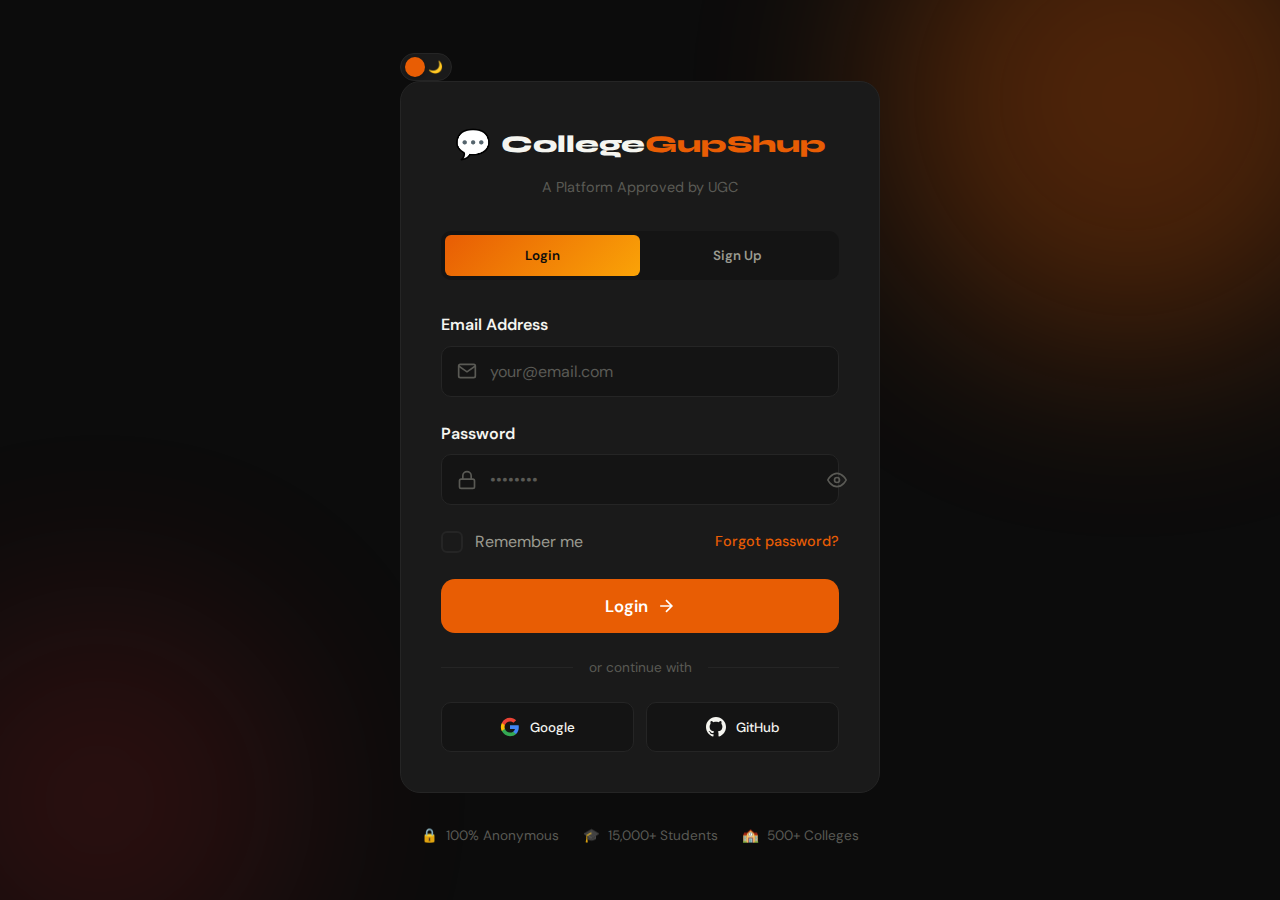
<file: dashboard.html>
<!DOCTYPE html>
<html lang="en">
<head>
    <meta charset="UTF-8">
    <meta name="viewport" content="width=device-width, initial-scale=1.0">
    <title>Dashboard - College GupShup</title>
    <link rel="preconnect" href="https://fonts.googleapis.com">
    <link rel="preconnect" href="https://fonts.gstatic.com" crossorigin>
    <link href="https://fonts.googleapis.com/css2?family=Syne:wght@400;500;600;700;800&family=DM+Sans:ital,wght@0,400;0,500;0,600;1,400&display=swap" rel="stylesheet">
    <link rel="stylesheet" href="styles.css">
    <link rel="stylesheet" href="dashboard.css">
</head>
<body>
    <!-- Navigation -->
    <nav class="navbar dashboard-nav">
        <div class="nav-container">
            <a href="dashboard.html" class="logo">
                <span class="logo-icon">💬</span>
                <span class="logo-text">College<span class="highlight">GupShup</span></span>
            </a>
            
            <div class="nav-search">
                <svg width="20" height="20" viewBox="0 0 24 24" fill="none" stroke="currentColor" stroke-width="2">
                    <circle cx="11" cy="11" r="8"/>
                    <path d="M21 21l-4.35-4.35"/>
                </svg>
                <input type="text" placeholder="Search colleges..." id="searchInput" oninput="filterColleges()">
            </div>
            
            <div class="nav-actions">
                <button class="nav-icon-btn mobile-search-btn" onclick="toggleMobileSearch()">
                    <svg width="20" height="20" viewBox="0 0 24 24" fill="none" stroke="currentColor" stroke-width="2">
                        <circle cx="11" cy="11" r="8"/>
                        <path d="M21 21l-4.35-4.35"/>
                    </svg>
                </button>
                
                <button class="theme-toggle" onclick="toggleTheme()" aria-label="Toggle theme">
                    <div class="theme-toggle-track">
                        <span class="theme-toggle-icon sun">☀️</span>
                        <span class="theme-toggle-icon moon">🌙</span>
                    </div>
                    <div class="theme-toggle-thumb"></div>
                </button>
                
                <button class="nav-icon-btn" onclick="toggleNotifications()">
                    <svg width="22" height="22" viewBox="0 0 24 24" fill="none" stroke="currentColor" stroke-width="2">
                        <path d="M18 8A6 6 0 0 0 6 8c0 7-3 9-3 9h18s-3-2-3-9"/>
                        <path d="M13.73 21a2 2 0 0 1-3.46 0"/>
                    </svg>
                    <span class="notification-badge">3</span>
                </button>
                
                <div class="user-menu" onclick="toggleUserMenu()">
                    <img src="" alt="" class="user-avatar" id="userAvatar">
                    <span class="user-name" id="userName">User</span>
                    <svg width="16" height="16" viewBox="0 0 24 24" fill="none" stroke="currentColor" stroke-width="2">
                        <path d="M6 9l6 6 6-6"/>
                    </svg>
                    
                    <div class="user-dropdown" id="userDropdown">
                        <a href="#" class="dropdown-item">
                            <svg width="18" height="18" viewBox="0 0 24 24" fill="none" stroke="currentColor" stroke-width="2">
                                <path d="M20 21v-2a4 4 0 0 0-4-4H8a4 4 0 0 0-4 4v2"/>
                                <circle cx="12" cy="7" r="4"/>
                            </svg>
                            My Profile
                        </a>
                        <a href="#" class="dropdown-item">
                            <svg width="18" height="18" viewBox="0 0 24 24" fill="none" stroke="currentColor" stroke-width="2">
                                <path d="M19 21l-7-5-7 5V5a2 2 0 0 1 2-2h10a2 2 0 0 1 2 2z"/>
                            </svg>
                            My Reviews
                        </a>
                        <a href="#" class="dropdown-item">
                            <svg width="18" height="18" viewBox="0 0 24 24" fill="none" stroke="currentColor" stroke-width="2">
                                <circle cx="12" cy="12" r="3"/>
                                <path d="M19.4 15a1.65 1.65 0 0 0 .33 1.82l.06.06a2 2 0 0 1 0 2.83 2 2 0 0 1-2.83 0l-.06-.06a1.65 1.65 0 0 0-1.82-.33 1.65 1.65 0 0 0-1 1.51V21a2 2 0 0 1-2 2 2 2 0 0 1-2-2v-.09A1.65 1.65 0 0 0 9 19.4a1.65 1.65 0 0 0-1.82.33l-.06.06a2 2 0 0 1-2.83 0 2 2 0 0 1 0-2.83l.06-.06a1.65 1.65 0 0 0 .33-1.82 1.65 1.65 0 0 0-1.51-1H3a2 2 0 0 1-2-2 2 2 0 0 1 2-2h.09A1.65 1.65 0 0 0 4.6 9a1.65 1.65 0 0 0-.33-1.82l-.06-.06a2 2 0 0 1 0-2.83 2 2 0 0 1 2.83 0l.06.06a1.65 1.65 0 0 0 1.82.33H9a1.65 1.65 0 0 0 1-1.51V3a2 2 0 0 1 2-2 2 2 0 0 1 2 2v.09a1.65 1.65 0 0 0 1 1.51 1.65 1.65 0 0 0 1.82-.33l.06-.06a2 2 0 0 1 2.83 0 2 2 0 0 1 0 2.83l-.06.06a1.65 1.65 0 0 0-.33 1.82V9a1.65 1.65 0 0 0 1.51 1H21a2 2 0 0 1 2 2 2 2 0 0 1-2 2h-.09a1.65 1.65 0 0 0-1.51 1z"/>
                            </svg>
                            Settings
                        </a>
                        <div class="dropdown-divider"></div>
                        <a href="#" class="dropdown-item logout" onclick="logout()">
                            <svg width="18" height="18" viewBox="0 0 24 24" fill="none" stroke="currentColor" stroke-width="2">
                                <path d="M9 21H5a2 2 0 0 1-2-2V5a2 2 0 0 1 2-2h4"/>
                                <polyline points="16 17 21 12 16 7"/>
                                <line x1="21" y1="12" x2="9" y2="12"/>
                            </svg>
                            Logout
                        </a>
                    </div>
                </div>
            </div>
        </div>
    </nav>

    <!-- Mobile Search Bar -->
    <div class="mobile-search-bar" id="mobileSearchBar">
        <div class="mobile-search-container">
            <svg width="20" height="20" viewBox="0 0 24 24" fill="none" stroke="currentColor" stroke-width="2">
                <circle cx="11" cy="11" r="8"/>
                <path d="M21 21l-4.35-4.35"/>
            </svg>
            <input type="text" placeholder="Search colleges..." id="mobileSearchInput" oninput="filterColleges()">
            <button class="mobile-search-close" onclick="toggleMobileSearch()">✕</button>
        </div>
    </div>

    <!-- Main Content -->
    <main class="dashboard-main">
        <div class="container">
            <!-- Welcome Section -->
            <div class="welcome-section">
                <div class="welcome-text">
                    <h1>Welcome back, <span id="welcomeName">Student</span>! 👋</h1>
                    <p>Explore colleges, read honest reviews, and connect with students anonymously.</p>
                </div>
                <div class="quick-stats">
                    <div class="quick-stat">
                        <span class="quick-stat-value">500+</span>
                        <span class="quick-stat-label">Colleges</span>
                    </div>
                    <div class="quick-stat">
                        <span class="quick-stat-value">15K+</span>
                        <span class="quick-stat-label">Reviews</span>
                    </div>
                    <div class="quick-stat">
                        <span class="quick-stat-value">50K+</span>
                        <span class="quick-stat-label">Students</span>
                    </div>
                </div>
            </div>

            <!-- Filters -->
            <div class="filters-section">
                <div class="filter-tabs">
                    <button class="filter-tab active" data-filter="all">All Colleges</button>
                    <button class="filter-tab" data-filter="iit">IITs</button>
                    <button class="filter-tab" data-filter="nit">NITs</button>
                    <button class="filter-tab" data-filter="private">Private</button>
                    <button class="filter-tab" data-filter="state">State Universities</button>
                </div>
                <div class="filter-actions">
                    <select id="sortBy" onchange="sortColleges()">
                        <option value="rating">Sort by Rating</option>
                        <option value="reviews">Most Reviews</option>
                        <option value="name">Alphabetical</option>
                    </select>
                    <select id="stateFilter" onchange="filterColleges()">
                        <option value="">All States</option>
                        <option value="delhi">Delhi</option>
                        <option value="maharashtra">Maharashtra</option>
                        <option value="karnataka">Karnataka</option>
                        <option value="tamil-nadu">Tamil Nadu</option>
                        <option value="rajasthan">Rajasthan</option>
                        <option value="uttar-pradesh">Uttar Pradesh</option>
                        <option value="west-bengal">West Bengal</option>
                        <option value="telangana">Telangana</option>
                    </select>
                </div>
            </div>

            <!-- Colleges Grid -->
            <div class="colleges-grid" id="collegesGrid">
                <!-- Colleges will be populated by JavaScript -->
            </div>

            <!-- Load More -->
            <div class="load-more-section">
                <button class="btn btn-secondary btn-large" onclick="loadMoreColleges()">
                    Load More Colleges
                </button>
            </div>
        </div>
    </main>

    <!-- College Details Modal -->
    <div class="modal" id="collegeModal">
        <div class="modal-overlay" onclick="closeCollegeModal()"></div>
        <div class="modal-content college-modal-content">
            <button class="modal-close" onclick="closeCollegeModal()">×</button>
            <div id="collegeModalBody">
                <!-- Content populated by JS -->
            </div>
        </div>
    </div>

    <!-- Anonymous Chat Modal -->
    <div class="modal" id="chatModal">
        <div class="modal-overlay" onclick="closeChatModal()"></div>
        <div class="modal-content chat-modal-content">
            <button class="modal-close" onclick="closeChatModal()">×</button>
            <div class="chat-header">
                <div class="chat-college-info">
                    <img src="" alt="" class="chat-college-img" id="chatCollegeImg">
                    <div>
                        <h3 id="chatCollegeName">College Name</h3>
                        <p>Anonymous Student Chat</p>
                    </div>
                </div>
                <div class="chat-status">
                    <span class="online-dot"></span>
                    <span id="onlineCount">24 students online</span>
                </div>
            </div>
            <div class="chat-messages" id="chatMessages">
                <!-- Messages populated by JS -->
            </div>
            <div class="chat-input-area">
                <div class="anonymous-badge">
                    <span>🎭</span>
                    <span>Chatting Anonymously</span>
                </div>
                <form class="chat-form" onsubmit="sendMessage(event)">
                    <input type="text" placeholder="Ask anything about this college..." id="chatInput" autocomplete="off">
                    <button type="submit" class="btn btn-primary">
                        <svg width="20" height="20" viewBox="0 0 24 24" fill="none" stroke="currentColor" stroke-width="2">
                            <line x1="22" y1="2" x2="11" y2="13"/>
                            <polygon points="22 2 15 22 11 13 2 9 22 2"/>
                        </svg>
                    </button>
                </form>
            </div>
        </div>
    </div>

    <!-- Toast -->
    <div class="toast" id="toast">
        <div class="toast-icon">✓</div>
        <div class="toast-message" id="toastMessage">Success!</div>
    </div>

    <script src="dashboard.js"></script>
</body>
</html>
</file>
<file: styles.css>
/* ============================================
   College GupShup - CSS Styles
   A Platform Approved by UGC
   ============================================ */

/* CSS Variables - Dark Mode (Default) */
:root {
    --bg-primary: #0c0c0c;
    --bg-secondary: #141414;
    --bg-card: #1a1a1a;
    --bg-card-hover: #222;
    
    --text-primary: #f5f5f0;
    --text-secondary: #9a9a90;
    --text-muted: #5a5a55;
    
    --accent-primary: #e85d04;
    --accent-secondary: #faa307;
    --accent-gradient: linear-gradient(135deg, #e85d04 0%, #faa307 100%);
    --accent-glow: rgba(232, 93, 4, 0.35);
    
    --success: #10b981;
    --warning: #f59e0b;
    --error: #ef4444;
    
    --border-color: #252525;
    --border-hover: #333;
    
    --radius-sm: 6px;
    --radius-md: 10px;
    --radius-lg: 14px;
    --radius-xl: 20px;
    
    --shadow-sm: 0 2px 8px rgba(0, 0, 0, 0.4);
    --shadow-md: 0 8px 24px rgba(0, 0, 0, 0.5);
    --shadow-lg: 0 16px 48px rgba(0, 0, 0, 0.6);
    --shadow-glow: 0 0 40px var(--accent-glow);
    
    --transition-fast: 0.15s ease;
    --transition-normal: 0.25s ease;
    --transition-slow: 0.4s ease;
    
    --nav-bg: rgba(12, 12, 12, 0.9);
}

/* Light Mode */
[data-theme="light"] {
    --bg-primary: #f8f7f4;
    --bg-secondary: #ffffff;
    --bg-card: #ffffff;
    --bg-card-hover: #f0efeb;
    
    --text-primary: #1a1a1a;
    --text-secondary: #555550;
    --text-muted: #888880;
    
    --accent-primary: #d45203;
    --accent-secondary: #e88a00;
    --accent-glow: rgba(212, 82, 3, 0.2);
    
    --border-color: #e5e5e0;
    --border-hover: #d5d5d0;
    
    --shadow-sm: 0 2px 8px rgba(0, 0, 0, 0.08);
    --shadow-md: 0 8px 24px rgba(0, 0, 0, 0.1);
    --shadow-lg: 0 16px 48px rgba(0, 0, 0, 0.12);
    
    --nav-bg: rgba(255, 255, 255, 0.95);
}

/* Theme Toggle Button */
.theme-toggle {
    position: relative;
    width: 52px;
    height: 28px;
    background: var(--bg-card);
    border: 1px solid var(--border-color);
    border-radius: 50px;
    cursor: pointer;
    transition: all var(--transition-normal);
    display: flex;
    align-items: center;
    padding: 3px;
}

.theme-toggle:hover {
    border-color: var(--border-hover);
}

.theme-toggle-track {
    position: absolute;
    inset: 3px;
    display: flex;
    align-items: center;
    justify-content: space-between;
    padding: 0 5px;
}

.theme-toggle-icon {
    font-size: 12px;
    transition: opacity var(--transition-fast);
}

.theme-toggle-icon.sun {
    opacity: 0.3;
}

.theme-toggle-icon.moon {
    opacity: 1;
}

[data-theme="light"] .theme-toggle-icon.sun {
    opacity: 1;
}

[data-theme="light"] .theme-toggle-icon.moon {
    opacity: 0.3;
}

.theme-toggle-thumb {
    position: absolute;
    width: 20px;
    height: 20px;
    background: var(--accent-primary);
    border-radius: 50%;
    left: 4px;
    transition: transform var(--transition-normal);
    box-shadow: 0 2px 4px rgba(0, 0, 0, 0.2);
}

[data-theme="light"] .theme-toggle-thumb {
    transform: translateX(24px);
}

/* Reset & Base */
*, *::before, *::after {
    box-sizing: border-box;
    margin: 0;
    padding: 0;
}

html {
    scroll-behavior: smooth;
}

body {
    font-family: 'DM Sans', -apple-system, BlinkMacSystemFont, sans-serif;
    background-color: var(--bg-primary);
    color: var(--text-primary);
    line-height: 1.6;
    overflow-x: hidden;
    transition: background-color var(--transition-normal), color var(--transition-normal);
}

/* Smooth transitions for theme change */
body *, body *::before, body *::after {
    transition: background-color var(--transition-normal), 
                border-color var(--transition-normal),
                box-shadow var(--transition-normal);
}

h1, h2, h3, h4, h5, h6 {
    font-family: 'Syne', sans-serif;
    font-weight: 700;
    line-height: 1.15;
    letter-spacing: -0.02em;
}

a {
    text-decoration: none;
    color: inherit;
    transition: color var(--transition-fast);
}

button {
    font-family: inherit;
    cursor: pointer;
    border: none;
    background: none;
}

input, select, textarea {
    font-family: inherit;
    font-size: 1rem;
}

.container {
    max-width: 1200px;
    margin: 0 auto;
    padding: 0 24px;
}

/* ============================================
   Navigation
   ============================================ */
.navbar {
    position: fixed;
    top: 0;
    left: 0;
    right: 0;
    z-index: 1000;
    padding: 16px 0;
    background: var(--nav-bg);
    backdrop-filter: blur(20px);
    border-bottom: 1px solid var(--border-color);
    transition: background var(--transition-normal), border-color var(--transition-normal);
}

.nav-container {
    max-width: 1200px;
    margin: 0 auto;
    padding: 0 24px;
    display: flex;
    align-items: center;
    justify-content: space-between;
}

.logo {
    display: flex;
    align-items: center;
    gap: 10px;
    font-family: 'Syne', sans-serif;
    font-size: 1.5rem;
    font-weight: 800;
}

.logo-icon {
    font-size: 1.8rem;
}

.logo-text .highlight {
    color: var(--accent-primary);
}

.nav-links {
    display: flex;
    align-items: center;
    gap: 32px;
}

.nav-links a {
    color: var(--text-secondary);
    font-weight: 500;
    transition: color var(--transition-fast);
}

.nav-links a:hover {
    color: var(--text-primary);
}

.mobile-menu-btn {
    display: none;
    flex-direction: column;
    gap: 5px;
    padding: 8px;
}

.mobile-menu-btn span {
    display: block;
    width: 24px;
    height: 2px;
    background: var(--text-primary);
    border-radius: 2px;
    transition: var(--transition-fast);
}

.mobile-menu {
    display: none;
    position: fixed;
    top: 72px;
    left: 0;
    right: 0;
    background: var(--bg-secondary);
    padding: 24px;
    flex-direction: column;
    gap: 16px;
    border-bottom: 1px solid var(--border-color);
    z-index: 999;
}

.mobile-menu.active {
    display: flex;
}

.mobile-menu a {
    color: var(--text-secondary);
    font-size: 1.1rem;
    padding: 12px 0;
    border-bottom: 1px solid var(--border-color);
}

.mobile-theme-row {
    display: flex;
    align-items: center;
    justify-content: space-between;
    padding: 12px 0;
    border-bottom: 1px solid var(--border-color);
    color: var(--text-secondary);
}

@media (max-width: 768px) {
    .nav-links {
        display: none;
    }
    
    .mobile-menu-btn {
        display: flex;
    }
    
    .nav-container {
        padding: 0 16px;
    }
    
    .logo {
        font-size: 1.2rem;
    }
    
    .logo-icon {
        font-size: 1.4rem;
    }
}

@media (max-width: 480px) {
    .navbar {
        padding: 12px 0;
    }
    
    .container {
        padding: 0 16px;
    }
}

/* ============================================
   Buttons
   ============================================ */
.btn {
    display: inline-flex;
    align-items: center;
    justify-content: center;
    gap: 8px;
    padding: 12px 24px;
    border-radius: var(--radius-md);
    font-weight: 600;
    font-size: 0.95rem;
    transition: all var(--transition-normal);
}

.btn-primary {
    background: var(--accent-primary);
    color: white;
}

.btn-primary:hover {
    background: #d45203;
    transform: translateY(-1px);
    box-shadow: 0 4px 20px rgba(232, 93, 4, 0.25);
}

.btn-secondary {
    background: var(--bg-card);
    color: var(--text-primary);
    border: 1px solid var(--border-color);
}

.btn-secondary:hover {
    background: var(--bg-card-hover);
    border-color: var(--border-hover);
}

.btn-large {
    padding: 16px 32px;
    font-size: 1.05rem;
    border-radius: var(--radius-lg);
}

.btn-full {
    width: 100%;
}

/* ============================================
   Hero Section
   ============================================ */
.hero {
    min-height: 100vh;
    display: flex;
    flex-direction: column;
    align-items: center;
    justify-content: center;
    position: relative;
    padding: 120px 24px 60px;
    overflow: hidden;
}

.hero-bg {
    position: absolute;
    inset: 0;
    overflow: hidden;
    z-index: 0;
}

.gradient-orb {
    position: absolute;
    border-radius: 50%;
    filter: blur(100px);
    opacity: 0.3;
}

.orb-1 {
    width: 500px;
    height: 500px;
    background: var(--accent-primary);
    top: -200px;
    right: -100px;
}

.orb-2 {
    width: 400px;
    height: 400px;
    background: #dc2626;
    bottom: -100px;
    left: -50px;
    opacity: 0.15;
}

.orb-3 {
    width: 300px;
    height: 300px;
    background: var(--accent-secondary);
    top: 60%;
    left: 30%;
    opacity: 0.12;
}

.hero-content {
    position: relative;
    z-index: 1;
    max-width: 900px;
    text-align: center;
}

.badge {
    display: inline-flex;
    align-items: center;
    gap: 8px;
    padding: 8px 16px;
    background: var(--bg-card);
    border: 1px solid var(--border-color);
    border-radius: 6px;
    font-size: 0.8rem;
    font-weight: 500;
    letter-spacing: 0.5px;
    color: var(--accent-primary);
    margin-bottom: 28px;
    animation: fadeInUp 0.6s ease both;
}

.hero h1 {
    font-size: clamp(2.5rem, 6vw, 4.5rem);
    margin-bottom: 24px;
    animation: fadeInUp 0.6s ease 0.1s both;
}

.gradient-text {
    color: var(--accent-primary);
}

.hero-subtitle {
    font-size: clamp(1rem, 2vw, 1.25rem);
    color: var(--text-secondary);
    max-width: 650px;
    margin: 0 auto 40px;
    animation: fadeInUp 0.6s ease 0.2s both;
}

.hero-actions {
    display: flex;
    gap: 16px;
    justify-content: center;
    flex-wrap: wrap;
    animation: fadeInUp 0.6s ease 0.3s both;
}

.hero-stats {
    display: flex;
    align-items: center;
    justify-content: center;
    gap: 40px;
    margin-top: 60px;
    padding-top: 40px;
    border-top: 1px solid var(--border-color);
    animation: fadeInUp 0.6s ease 0.4s both;
}

.stat {
    text-align: center;
}

.stat-number {
    display: block;
    font-family: 'Syne', sans-serif;
    font-size: 2rem;
    font-weight: 800;
    color: var(--accent-primary);
}

.stat-label {
    font-size: 0.9rem;
    color: var(--text-muted);
}

.stat-divider {
    width: 1px;
    height: 40px;
    background: var(--border-color);
}

.scroll-indicator {
    position: absolute;
    bottom: 30px;
    left: 50%;
    transform: translateX(-50%);
    display: flex;
    flex-direction: column;
    align-items: center;
    gap: 8px;
    color: var(--text-muted);
    font-size: 0.85rem;
    animation: fadeInUp 0.6s ease 0.5s both;
}

.scroll-arrow {
    width: 20px;
    height: 20px;
    border-right: 2px solid var(--text-muted);
    border-bottom: 2px solid var(--text-muted);
    transform: rotate(45deg);
    animation: bounce 2s infinite;
}

@keyframes fadeInUp {
    from {
        opacity: 0;
        transform: translateY(30px);
    }
    to {
        opacity: 1;
        transform: translateY(0);
    }
}

@keyframes bounce {
    0%, 20%, 50%, 80%, 100% { transform: rotate(45deg) translateY(0); }
    40% { transform: rotate(45deg) translateY(6px); }
    60% { transform: rotate(45deg) translateY(3px); }
}

@media (max-width: 768px) {
    .hero-stats {
        flex-direction: column;
        gap: 24px;
    }
    
    .stat-divider {
        width: 60px;
        height: 1px;
    }
}

/* ============================================
   Section Styles
   ============================================ */
.section-header {
    text-align: center;
    margin-bottom: 60px;
}

.section-tag {
    display: inline-block;
    padding: 6px 14px;
    background: var(--bg-card);
    border: 1px solid var(--border-color);
    color: var(--accent-primary);
    border-radius: 4px;
    font-size: 0.75rem;
    font-weight: 600;
    text-transform: uppercase;
    letter-spacing: 1.5px;
    margin-bottom: 16px;
}

.section-header h2 {
    font-size: clamp(2rem, 4vw, 3rem);
    margin-bottom: 16px;
}

.section-header p {
    color: var(--text-secondary);
    font-size: 1.1rem;
}

/* ============================================
   How It Works
   ============================================ */
.how-it-works {
    padding: 120px 0;
    background: var(--bg-secondary);
}

.steps-grid {
    display: grid;
    grid-template-columns: repeat(auto-fit, minmax(300px, 1fr));
    gap: 32px;
}

.step-card {
    position: relative;
    padding: 40px 32px;
    background: var(--bg-card);
    border-radius: var(--radius-xl);
    border: 1px solid var(--border-color);
    transition: all var(--transition-normal);
    animation: fadeInUp 0.6s ease both;
    animation-delay: var(--delay);
}

.step-card:hover {
    transform: translateY(-8px);
    border-color: var(--border-hover);
    box-shadow: var(--shadow-lg);
}

.step-number {
    position: absolute;
    top: 24px;
    right: 24px;
    font-family: 'Syne', sans-serif;
    font-size: 3rem;
    font-weight: 800;
    color: var(--bg-card-hover);
}

.step-icon {
    font-size: 3rem;
    margin-bottom: 20px;
}

.step-card h3 {
    font-size: 1.4rem;
    margin-bottom: 12px;
}

.step-card p {
    color: var(--text-secondary);
}

/* ============================================
   Reviews Section
   ============================================ */
.reviews-section {
    padding: 120px 0;
}

.filter-bar {
    display: flex;
    gap: 12px;
    flex-wrap: wrap;
    justify-content: center;
    margin-bottom: 48px;
}

.filter-btn {
    padding: 10px 20px;
    background: var(--bg-card);
    border: 1px solid var(--border-color);
    border-radius: 50px;
    color: var(--text-secondary);
    font-weight: 500;
    transition: all var(--transition-fast);
}

.filter-btn:hover,
.filter-btn.active {
    background: var(--accent-primary);
    border-color: var(--accent-primary);
    color: var(--bg-primary);
}

.reviews-grid {
    display: grid;
    grid-template-columns: repeat(auto-fill, minmax(350px, 1fr));
    gap: 24px;
}

.review-card {
    background: var(--bg-card);
    border-radius: var(--radius-xl);
    border: 1px solid var(--border-color);
    padding: 28px;
    transition: all var(--transition-normal);
    animation: fadeInUp 0.5s ease both;
}

.review-card:hover {
    transform: translateY(-4px);
    border-color: var(--border-hover);
    box-shadow: var(--shadow-md);
}

.review-header {
    display: flex;
    align-items: flex-start;
    justify-content: space-between;
    margin-bottom: 16px;
}

.review-university {
    font-family: 'Syne', sans-serif;
    font-weight: 700;
    font-size: 1.1rem;
    margin-bottom: 4px;
}

.review-course {
    font-size: 0.9rem;
    color: var(--text-muted);
}

.review-rating {
    display: flex;
    align-items: center;
    gap: 6px;
    background: rgba(255, 107, 53, 0.1);
    padding: 6px 12px;
    border-radius: 50px;
}

.review-rating span {
    color: var(--accent-primary);
    font-weight: 700;
}

.review-stars {
    color: var(--accent-secondary);
    font-size: 0.9rem;
}

.review-content {
    margin-bottom: 20px;
}

.review-section {
    margin-bottom: 16px;
}

.review-section-title {
    font-size: 0.8rem;
    font-weight: 600;
    color: var(--text-muted);
    text-transform: uppercase;
    letter-spacing: 0.5px;
    margin-bottom: 6px;
}

.review-section p {
    color: var(--text-secondary);
    font-size: 0.95rem;
    line-height: 1.6;
}

.review-tags {
    display: flex;
    gap: 8px;
    flex-wrap: wrap;
    margin-bottom: 16px;
}

.review-tag {
    padding: 6px 12px;
    background: var(--bg-secondary);
    border-radius: 50px;
    font-size: 0.8rem;
    color: var(--text-muted);
}

.review-footer {
    display: flex;
    align-items: center;
    justify-content: space-between;
    padding-top: 16px;
    border-top: 1px solid var(--border-color);
}

.review-anonymous {
    display: flex;
    align-items: center;
    gap: 8px;
    font-size: 0.85rem;
    color: var(--text-muted);
}

.review-date {
    font-size: 0.85rem;
    color: var(--text-muted);
}

.load-more {
    text-align: center;
    margin-top: 48px;
}

@media (max-width: 480px) {
    .reviews-grid {
        grid-template-columns: 1fr;
    }
}

/* ============================================
   Universities Section
   ============================================ */
.universities-section {
    padding: 120px 0;
    background: var(--bg-secondary);
}

.university-search {
    position: relative;
    max-width: 500px;
    margin: 0 auto 48px;
}

.university-search input {
    width: 100%;
    padding: 16px 24px 16px 52px;
    background: var(--bg-card);
    border: 1px solid var(--border-color);
    border-radius: 50px;
    color: var(--text-primary);
    font-size: 1rem;
    transition: all var(--transition-fast);
}

.university-search input:focus {
    outline: none;
    border-color: var(--accent-primary);
    box-shadow: 0 0 0 4px rgba(255, 107, 53, 0.1);
}

.university-search input::placeholder {
    color: var(--text-muted);
}

.university-search svg {
    position: absolute;
    left: 20px;
    top: 50%;
    transform: translateY(-50%);
    color: var(--text-muted);
}

.universities-grid {
    display: grid;
    grid-template-columns: repeat(auto-fill, minmax(280px, 1fr));
    gap: 24px;
}

.university-card {
    background: var(--bg-card);
    border-radius: var(--radius-xl);
    border: 1px solid var(--border-color);
    padding: 28px;
    transition: all var(--transition-normal);
    cursor: pointer;
}

.university-card:hover {
    transform: translateY(-4px);
    border-color: var(--border-hover);
    box-shadow: var(--shadow-md);
}

.university-card.partner {
    border-color: rgba(255, 107, 53, 0.3);
}

.university-card.partner:hover {
    border-color: var(--accent-primary);
}

.university-badge {
    display: inline-flex;
    align-items: center;
    gap: 6px;
    padding: 6px 12px;
    background: rgba(34, 197, 94, 0.1);
    color: var(--success);
    border-radius: 50px;
    font-size: 0.75rem;
    font-weight: 600;
    margin-bottom: 16px;
}

.university-name {
    font-family: 'Syne', sans-serif;
    font-weight: 700;
    font-size: 1.2rem;
    margin-bottom: 8px;
}

.university-location {
    font-size: 0.9rem;
    color: var(--text-muted);
    margin-bottom: 16px;
}

.university-stats {
    display: flex;
    gap: 24px;
    padding-top: 16px;
    border-top: 1px solid var(--border-color);
}

.university-stat {
    text-align: center;
}

.university-stat-value {
    display: block;
    font-family: 'Syne', sans-serif;
    font-weight: 700;
    font-size: 1.3rem;
    color: var(--accent-primary);
}

.university-stat-label {
    font-size: 0.8rem;
    color: var(--text-muted);
}

/* ============================================
   Pricing Section
   ============================================ */
.pricing-section {
    padding: 120px 0;
    background: var(--bg-secondary);
}

.pricing-toggle {
    display: flex;
    align-items: center;
    justify-content: center;
    gap: 16px;
    margin-bottom: 60px;
}

.toggle-label {
    font-weight: 500;
    color: var(--text-muted);
    cursor: pointer;
    transition: color var(--transition-fast);
}

.toggle-label.active {
    color: var(--text-primary);
}

.save-badge {
    display: inline-block;
    padding: 4px 10px;
    background: rgba(34, 197, 94, 0.2);
    color: var(--success);
    border-radius: 50px;
    font-size: 0.75rem;
    font-weight: 600;
    margin-left: 6px;
}

.toggle-switch {
    position: relative;
    width: 56px;
    height: 30px;
}

.toggle-switch input {
    opacity: 0;
    width: 0;
    height: 0;
}

.toggle-slider {
    position: absolute;
    cursor: pointer;
    inset: 0;
    background: var(--bg-card);
    border: 1px solid var(--border-color);
    border-radius: 50px;
    transition: var(--transition-normal);
}

.toggle-slider::before {
    content: '';
    position: absolute;
    width: 22px;
    height: 22px;
    left: 4px;
    top: 50%;
    transform: translateY(-50%);
    background: var(--accent-gradient);
    border-radius: 50%;
    transition: var(--transition-normal);
}

.toggle-switch input:checked + .toggle-slider::before {
    transform: translateY(-50%) translateX(26px);
}

.pricing-grid {
    display: grid;
    grid-template-columns: repeat(auto-fit, minmax(320px, 1fr));
    gap: 24px;
    max-width: 1100px;
    margin: 0 auto;
}

.pricing-card {
    position: relative;
    background: var(--bg-card);
    border: 1px solid var(--border-color);
    border-radius: var(--radius-xl);
    padding: 40px 32px;
    transition: all var(--transition-normal);
}

.pricing-card:hover {
    transform: translateY(-8px);
    border-color: var(--border-hover);
    box-shadow: var(--shadow-lg);
}

.pricing-card.popular {
    border-color: var(--accent-primary);
    background: linear-gradient(180deg, rgba(255, 107, 53, 0.05) 0%, var(--bg-card) 100%);
}

.pricing-card.popular:hover {
    box-shadow: var(--shadow-glow);
}

.popular-tag {
    position: absolute;
    top: -14px;
    left: 50%;
    transform: translateX(-50%);
    padding: 8px 18px;
    background: var(--accent-primary);
    color: white;
    font-size: 0.75rem;
    font-weight: 700;
    border-radius: 4px;
    white-space: nowrap;
    letter-spacing: 0.5px;
}

.pricing-header {
    text-align: center;
    margin-bottom: 32px;
    padding-bottom: 32px;
    border-bottom: 1px solid var(--border-color);
}

.plan-name {
    display: block;
    font-size: 0.9rem;
    font-weight: 600;
    text-transform: uppercase;
    letter-spacing: 1px;
    color: var(--accent-primary);
    margin-bottom: 16px;
}

.plan-price {
    display: flex;
    align-items: baseline;
    justify-content: center;
    gap: 4px;
    margin-bottom: 12px;
}

.plan-price .currency {
    font-size: 1.5rem;
    font-weight: 600;
    color: var(--text-secondary);
}

.plan-price .amount {
    font-family: 'Syne', sans-serif;
    font-size: 2.8rem;
    font-weight: 800;
    color: var(--text-primary);
}

.plan-price .period {
    font-size: 1rem;
    color: var(--text-muted);
}

.plan-desc {
    color: var(--text-secondary);
    font-size: 0.95rem;
}

.plan-features {
    list-style: none;
    margin-bottom: 32px;
}

.plan-features li {
    display: flex;
    align-items: center;
    gap: 12px;
    padding: 12px 0;
    color: var(--text-secondary);
    border-bottom: 1px solid var(--border-color);
}

.plan-features li:last-child {
    border-bottom: none;
}

.plan-features li.disabled {
    color: var(--text-muted);
    opacity: 0.6;
}

.plan-features .check {
    color: var(--success);
    font-weight: 700;
}

.plan-features .cross {
    color: var(--text-muted);
}

.pricing-trust {
    text-align: center;
    margin-top: 60px;
    padding-top: 40px;
    border-top: 1px solid var(--border-color);
}

.pricing-trust p {
    color: var(--text-muted);
    margin-bottom: 20px;
}

.trust-logos {
    display: flex;
    justify-content: center;
    gap: 32px;
    flex-wrap: wrap;
}

.trust-logos span {
    padding: 10px 20px;
    background: var(--bg-card);
    border-radius: var(--radius-md);
    font-size: 0.9rem;
    color: var(--text-secondary);
}

/* Subscription Modal */
.subscription-modal {
    max-width: 550px;
}

.selected-plan-badge {
    display: inline-block;
    padding: 8px 20px;
    background: var(--accent-gradient);
    color: var(--bg-primary);
    font-weight: 700;
    border-radius: 50px;
    margin-bottom: 16px;
}

.subscription-summary {
    background: var(--bg-secondary);
    border-radius: var(--radius-lg);
    padding: 20px;
    margin-bottom: 28px;
}

.summary-row {
    display: flex;
    justify-content: space-between;
    padding: 10px 0;
    color: var(--text-secondary);
    border-bottom: 1px solid var(--border-color);
}

.summary-row:last-child {
    border-bottom: none;
}

.summary-row.total {
    padding-top: 16px;
    margin-top: 8px;
    border-top: 2px solid var(--border-color);
    font-weight: 700;
    font-size: 1.1rem;
    color: var(--text-primary);
}

.summary-row.total span:last-child {
    color: var(--accent-primary);
}

.form-row-2 {
    display: grid;
    grid-template-columns: 1fr 1fr;
    gap: 16px;
}

.payment-methods {
    margin-bottom: 24px;
}

.payment-methods > label {
    display: block;
    font-weight: 600;
    margin-bottom: 12px;
    color: var(--text-primary);
}

.payment-options {
    display: flex;
    gap: 12px;
}

.payment-option {
    flex: 1;
    cursor: pointer;
}

.payment-option input {
    display: none;
}

.payment-card {
    display: flex;
    flex-direction: column;
    align-items: center;
    gap: 8px;
    padding: 16px;
    background: var(--bg-secondary);
    border: 2px solid var(--border-color);
    border-radius: var(--radius-md);
    transition: all var(--transition-fast);
}

.payment-option input:checked + .payment-card {
    border-color: var(--accent-primary);
    background: rgba(255, 107, 53, 0.1);
}

.payment-icon {
    font-size: 1.5rem;
}

.secure-note {
    text-align: center;
    font-size: 0.85rem;
    color: var(--text-muted);
    margin-top: 16px;
}

@media (max-width: 768px) {
    .pricing-grid {
        grid-template-columns: 1fr;
        max-width: 400px;
    }
    
    .form-row-2 {
        grid-template-columns: 1fr;
    }
    
    .payment-options {
        flex-direction: column;
    }
}

/* ============================================
   CTA Section
   ============================================ */
.cta-section {
    padding: 120px 0;
}

.cta-card {
    display: grid;
    grid-template-columns: 1fr 1fr;
    gap: 60px;
    align-items: center;
    background: var(--bg-card);
    border-radius: var(--radius-xl);
    border: 1px solid var(--border-color);
    padding: 60px;
    position: relative;
    overflow: hidden;
}

.cta-card::before {
    content: '';
    position: absolute;
    top: -50%;
    right: -20%;
    width: 600px;
    height: 600px;
    background: radial-gradient(circle, rgba(255, 107, 53, 0.1) 0%, transparent 70%);
    pointer-events: none;
}

.cta-content {
    position: relative;
    z-index: 1;
}

.cta-content h2 {
    font-size: 2.2rem;
    margin: 16px 0;
}

.cta-content > p {
    color: var(--text-secondary);
    margin-bottom: 24px;
}

.cta-benefits {
    list-style: none;
    margin-bottom: 32px;
}

.cta-benefits li {
    display: flex;
    align-items: center;
    gap: 12px;
    padding: 12px 0;
    color: var(--text-secondary);
    border-bottom: 1px solid var(--border-color);
}

.cta-benefits li:last-child {
    border-bottom: none;
}

.cta-visual {
    display: flex;
    justify-content: center;
    align-items: center;
}

.rating-card-demo {
    background: var(--bg-secondary);
    border: 2px solid var(--accent-primary);
    border-radius: var(--radius-xl);
    padding: 40px;
    text-align: center;
    box-shadow: var(--shadow-glow);
}

.demo-badge {
    display: inline-flex;
    align-items: center;
    gap: 8px;
    padding: 8px 16px;
    background: rgba(34, 197, 94, 0.1);
    color: var(--success);
    border-radius: 50px;
    font-weight: 600;
    margin-bottom: 24px;
}

.demo-rating {
    margin-bottom: 16px;
}

.demo-score {
    font-family: 'Syne', sans-serif;
    font-size: 4rem;
    font-weight: 800;
    color: var(--accent-primary);
}

.demo-stars {
    color: var(--accent-secondary);
    font-size: 1.5rem;
    letter-spacing: 4px;
}

.rating-card-demo > p {
    color: var(--text-muted);
    font-size: 0.9rem;
}

@media (max-width: 900px) {
    .cta-card {
        grid-template-columns: 1fr;
        padding: 40px;
    }
    
    .cta-visual {
        order: -1;
    }
}

/* ============================================
   Footer
   ============================================ */
.footer {
    padding: 80px 0 40px;
    background: var(--bg-secondary);
    border-top: 1px solid var(--border-color);
}

.footer-grid {
    display: grid;
    grid-template-columns: 2fr 1fr 1fr 1fr;
    gap: 48px;
    margin-bottom: 48px;
}

.footer-brand p {
    color: var(--text-secondary);
    margin-top: 16px;
    max-width: 300px;
}

.footer-links h4 {
    font-size: 1rem;
    margin-bottom: 20px;
    color: var(--text-primary);
}

.footer-links a {
    display: block;
    color: var(--text-secondary);
    padding: 8px 0;
    transition: color var(--transition-fast);
}

.footer-links a:hover {
    color: var(--accent-primary);
}

.footer-bottom {
    padding-top: 40px;
    border-top: 1px solid var(--border-color);
    text-align: center;
    color: var(--text-muted);
}

@media (max-width: 768px) {
    .footer-grid {
        grid-template-columns: 1fr 1fr;
    }
    
    .footer-brand {
        grid-column: span 2;
    }
}

@media (max-width: 480px) {
    .footer-grid {
        grid-template-columns: 1fr;
    }
    
    .footer-brand {
        grid-column: span 1;
    }
}

/* ============================================
   Modal
   ============================================ */
.modal {
    position: fixed;
    inset: 0;
    z-index: 2000;
    display: none;
    align-items: center;
    justify-content: center;
    padding: 24px;
}

.modal.active {
    display: flex;
}

.modal-overlay {
    position: absolute;
    inset: 0;
    background: rgba(0, 0, 0, 0.8);
    backdrop-filter: blur(8px);
}

.modal-content {
    position: relative;
    background: var(--bg-card);
    border-radius: var(--radius-xl);
    border: 1px solid var(--border-color);
    max-width: 600px;
    width: 100%;
    max-height: 90vh;
    overflow-y: auto;
    padding: 40px;
    animation: modalSlideIn 0.3s ease;
}

@keyframes modalSlideIn {
    from {
        opacity: 0;
        transform: translateY(20px) scale(0.95);
    }
    to {
        opacity: 1;
        transform: translateY(0) scale(1);
    }
}

.modal-close {
    position: absolute;
    top: 20px;
    right: 20px;
    width: 40px;
    height: 40px;
    border-radius: 50%;
    background: var(--bg-secondary);
    color: var(--text-secondary);
    font-size: 1.5rem;
    display: flex;
    align-items: center;
    justify-content: center;
    transition: all var(--transition-fast);
}

.modal-close:hover {
    background: var(--bg-card-hover);
    color: var(--text-primary);
}

.modal-header {
    text-align: center;
    margin-bottom: 32px;
}

.modal-header h2 {
    font-size: 1.8rem;
    margin-bottom: 8px;
}

.modal-header p {
    color: var(--text-secondary);
}

/* ============================================
   Forms
   ============================================ */
.form-group {
    margin-bottom: 24px;
}

.form-group label {
    display: block;
    font-weight: 600;
    margin-bottom: 8px;
    color: var(--text-primary);
}

.form-group input,
.form-group select,
.form-group textarea {
    width: 100%;
    padding: 14px 18px;
    background: var(--bg-secondary);
    border: 1px solid var(--border-color);
    border-radius: var(--radius-md);
    color: var(--text-primary);
    transition: all var(--transition-fast);
}

.form-group input:focus,
.form-group select:focus,
.form-group textarea:focus {
    outline: none;
    border-color: var(--accent-primary);
    box-shadow: 0 0 0 4px rgba(255, 107, 53, 0.1);
}

.form-group input::placeholder,
.form-group textarea::placeholder {
    color: var(--text-muted);
}

.form-group select {
    cursor: pointer;
    appearance: none;
    background-image: url("data:image/svg+xml,%3Csvg xmlns='http://www.w3.org/2000/svg' width='16' height='16' viewBox='0 0 24 24' fill='none' stroke='%236a6a7a' stroke-width='2'%3E%3Cpath d='M6 9l6 6 6-6'/%3E%3C/svg%3E");
    background-repeat: no-repeat;
    background-position: right 16px center;
}

.form-group textarea {
    resize: vertical;
    min-height: 80px;
}

/* Rating Inputs */
.rating-inputs {
    display: grid;
    grid-template-columns: 1fr 1fr;
    gap: 16px;
}

.rating-item {
    display: flex;
    align-items: center;
    justify-content: space-between;
    padding: 12px 16px;
    background: var(--bg-secondary);
    border-radius: var(--radius-md);
}

.rating-item span {
    font-size: 0.9rem;
    color: var(--text-secondary);
}

.star-rating {
    display: flex;
    gap: 4px;
}

.star-rating .star {
    font-size: 1.3rem;
    color: var(--text-muted);
    cursor: pointer;
    transition: all var(--transition-fast);
}

.star-rating .star:hover,
.star-rating .star.active {
    color: var(--accent-secondary);
    transform: scale(1.1);
}

@media (max-width: 480px) {
    .rating-inputs {
        grid-template-columns: 1fr;
    }
}

/* Checkbox */
.checkbox-group {
    margin-top: 8px;
}

.checkbox-label {
    display: flex;
    align-items: center;
    gap: 12px;
    cursor: pointer;
    font-weight: 400 !important;
    color: var(--text-secondary) !important;
}

.checkbox-label input {
    display: none;
}

.checkmark {
    width: 22px;
    height: 22px;
    border: 2px solid var(--border-color);
    border-radius: 6px;
    display: flex;
    align-items: center;
    justify-content: center;
    transition: all var(--transition-fast);
}

.checkbox-label input:checked + .checkmark {
    background: var(--accent-gradient);
    border-color: var(--accent-primary);
}

.checkbox-label input:checked + .checkmark::after {
    content: '✓';
    color: var(--bg-primary);
    font-size: 0.9rem;
    font-weight: 700;
}

/* ============================================
   Toast
   ============================================ */
.toast {
    position: fixed;
    bottom: 30px;
    left: 50%;
    transform: translateX(-50%) translateY(100px);
    display: flex;
    align-items: center;
    gap: 12px;
    padding: 16px 24px;
    background: var(--bg-card);
    border: 1px solid var(--success);
    border-radius: var(--radius-lg);
    box-shadow: var(--shadow-lg);
    z-index: 3000;
    opacity: 0;
    transition: all var(--transition-normal);
}

.toast.active {
    transform: translateX(-50%) translateY(0);
    opacity: 1;
}

.toast-icon {
    width: 32px;
    height: 32px;
    background: rgba(34, 197, 94, 0.2);
    border-radius: 50%;
    display: flex;
    align-items: center;
    justify-content: center;
    color: var(--success);
    font-weight: 700;
}

.toast-message {
    color: var(--text-primary);
    font-weight: 500;
}

/* ============================================
   Scrollbar
   ============================================ */
::-webkit-scrollbar {
    width: 8px;
}

::-webkit-scrollbar-track {
    background: var(--bg-secondary);
}

::-webkit-scrollbar-thumb {
    background: var(--bg-card-hover);
    border-radius: 4px;
}

::-webkit-scrollbar-thumb:hover {
    background: var(--text-muted);
}

/* ============================================
   Selection
   ============================================ */
::selection {
    background: var(--accent-primary);
    color: var(--bg-primary);
}

/* ============================================
   Mobile Responsive - Comprehensive
   ============================================ */

/* Tablet */
@media (max-width: 1024px) {
    .hero h1 {
        font-size: 2.8rem;
    }
    
    .section-header h2 {
        font-size: 2rem;
    }
    
    .cta-card {
        padding: 40px;
        gap: 40px;
    }
    
    .pricing-grid {
        gap: 20px;
    }
}

/* Mobile Large */
@media (max-width: 768px) {
    /* Hero */
    .hero {
        padding: 100px 16px 40px;
        min-height: auto;
    }
    
    .hero h1 {
        font-size: 2rem;
    }
    
    .hero-subtitle {
        font-size: 1rem;
    }
    
    .hero-actions {
        flex-direction: column;
        width: 100%;
    }
    
    .hero-actions .btn {
        width: 100%;
        justify-content: center;
    }
    
    .hero-stats {
        flex-direction: column;
        gap: 20px;
        margin-top: 40px;
        padding-top: 30px;
    }
    
    .stat-divider {
        width: 60px;
        height: 1px;
    }
    
    .scroll-indicator {
        display: none;
    }
    
    /* Sections */
    .how-it-works,
    .reviews-section,
    .universities-section,
    .pricing-section,
    .cta-section {
        padding: 60px 0;
    }
    
    .section-header {
        margin-bottom: 40px;
    }
    
    .section-header h2 {
        font-size: 1.75rem;
    }
    
    .section-header p {
        font-size: 1rem;
    }
    
    /* Steps */
    .steps-grid {
        gap: 20px;
    }
    
    .step-card {
        padding: 28px 24px;
    }
    
    .step-number {
        font-size: 2rem;
        top: 16px;
        right: 16px;
    }
    
    /* Reviews */
    .filter-bar {
        justify-content: flex-start;
        overflow-x: auto;
        padding-bottom: 10px;
        -webkit-overflow-scrolling: touch;
    }
    
    .filter-bar::-webkit-scrollbar {
        display: none;
    }
    
    .filter-btn {
        white-space: nowrap;
        flex-shrink: 0;
    }
    
    .reviews-grid {
        grid-template-columns: 1fr;
        gap: 16px;
    }
    
    .review-card {
        padding: 20px;
    }
    
    /* Universities */
    .universities-grid {
        grid-template-columns: 1fr;
        gap: 16px;
    }
    
    .university-search {
        margin-bottom: 30px;
    }
    
    /* Pricing */
    .pricing-toggle {
        margin-bottom: 40px;
        flex-wrap: wrap;
        gap: 12px;
    }
    
    .pricing-grid {
        grid-template-columns: 1fr;
        max-width: 100%;
    }
    
    .pricing-card {
        padding: 30px 24px;
    }
    
    .pricing-card.popular {
        order: -1;
    }
    
    .plan-price .amount {
        font-size: 2.2rem;
    }
    
    .pricing-trust {
        margin-top: 40px;
    }
    
    .trust-logos {
        gap: 12px;
    }
    
    .trust-logos span {
        padding: 8px 14px;
        font-size: 0.8rem;
    }
    
    /* CTA */
    .cta-card {
        grid-template-columns: 1fr;
        padding: 30px 20px;
        gap: 30px;
    }
    
    .cta-content h2 {
        font-size: 1.6rem;
    }
    
    .cta-visual {
        order: -1;
    }
    
    .rating-card-demo {
        padding: 30px;
    }
    
    .demo-score {
        font-size: 3rem;
    }
    
    /* Footer */
    .footer {
        padding: 50px 0 30px;
    }
    
    .footer-grid {
        grid-template-columns: 1fr 1fr;
        gap: 30px;
    }
    
    .footer-brand {
        grid-column: span 2;
    }
    
    /* Modal */
    .modal-content {
        padding: 24px 20px;
        margin: 16px;
        max-height: calc(100vh - 32px);
    }
    
    .modal-header h2 {
        font-size: 1.4rem;
    }
    
    .rating-inputs {
        grid-template-columns: 1fr;
    }
    
    /* Forms */
    .form-row-2 {
        grid-template-columns: 1fr;
    }
    
    .payment-options {
        flex-direction: column;
    }
}

/* Mobile Small */
@media (max-width: 480px) {
    .hero h1 {
        font-size: 1.7rem;
    }
    
    .badge {
        padding: 6px 12px;
        font-size: 0.7rem;
    }
    
    .btn-large {
        padding: 14px 24px;
        font-size: 0.95rem;
    }
    
    .stat-number {
        font-size: 1.6rem;
    }
    
    .stat-label {
        font-size: 0.8rem;
    }
    
    .section-tag {
        font-size: 0.7rem;
        padding: 5px 12px;
    }
    
    .section-header h2 {
        font-size: 1.5rem;
    }
    
    .step-card h3 {
        font-size: 1.2rem;
    }
    
    .review-header {
        flex-direction: column;
        align-items: flex-start;
        gap: 12px;
    }
    
    .review-university {
        font-size: 1rem;
    }
    
    .plan-price .amount {
        font-size: 2rem;
    }
    
    .footer-grid {
        grid-template-columns: 1fr;
    }
    
    .footer-brand {
        grid-column: span 1;
    }
    
    /* Full width buttons on mobile */
    .cta-content .btn {
        width: 100%;
        justify-content: center;
    }
    
    /* Subscription Modal */
    .subscription-modal {
        padding: 20px 16px;
    }
    
    .subscription-summary {
        padding: 16px;
    }
    
    .selected-plan-badge {
        font-size: 0.8rem;
        padding: 6px 14px;
    }
}

/* Touch improvements */
@media (hover: none) and (pointer: coarse) {
    .btn {
        min-height: 48px;
    }
    
    .filter-btn {
        min-height: 44px;
    }
    
    .nav-icon-btn {
        min-width: 44px;
        min-height: 44px;
    }
    
    .star-rating .star {
        font-size: 1.5rem;
        padding: 4px;
    }
}
</file>
<file: auth.css>
/* ============================================
   Auth Page Styles
   ============================================ */

.auth-body {
    min-height: 100vh;
    display: flex;
    align-items: center;
    justify-content: center;
    padding: 24px;
}

.auth-container {
    position: relative;
    width: 100%;
    max-width: 480px;
}

.auth-bg {
    position: fixed;
    inset: 0;
    overflow: hidden;
    z-index: 0;
}

.auth-bg .orb-1 {
    width: 500px;
    height: 500px;
    top: -150px;
    right: -100px;
}

.auth-bg .orb-2 {
    width: 400px;
    height: 400px;
    bottom: -100px;
    left: -100px;
}

.auth-card {
    position: relative;
    z-index: 1;
    background: var(--bg-card);
    border: 1px solid var(--border-color);
    border-radius: var(--radius-xl);
    padding: 40px;
    animation: fadeInUp 0.5s ease;
}

.auth-header {
    text-align: center;
    margin-bottom: 32px;
}

.auth-header .logo {
    justify-content: center;
    margin-bottom: 8px;
}

.auth-tagline {
    color: var(--text-muted);
    font-size: 0.9rem;
}

/* Auth Tabs */
.auth-tabs {
    display: flex;
    position: relative;
    background: var(--bg-secondary);
    border-radius: var(--radius-md);
    padding: 4px;
    margin-bottom: 32px;
}

.auth-tab {
    flex: 1;
    padding: 12px 24px;
    font-weight: 600;
    color: var(--text-secondary);
    border-radius: var(--radius-sm);
    transition: all var(--transition-fast);
    z-index: 1;
}

.auth-tab.active {
    color: var(--bg-primary);
}

.tab-indicator {
    position: absolute;
    top: 4px;
    left: 4px;
    width: calc(50% - 4px);
    height: calc(100% - 8px);
    background: var(--accent-gradient);
    border-radius: var(--radius-sm);
    transition: transform var(--transition-normal);
}

.auth-tabs .auth-tab:last-child.active ~ .tab-indicator,
.auth-tabs:has(.auth-tab:last-child.active) .tab-indicator {
    transform: translateX(100%);
}

/* Input with Icon */
.input-icon {
    position: relative;
}

.input-icon svg {
    position: absolute;
    left: 16px;
    top: 50%;
    transform: translateY(-50%);
    color: var(--text-muted);
    pointer-events: none;
}

.input-icon input,
.input-icon select {
    padding-left: 48px !important;
}

.toggle-password {
    position: absolute;
    right: 12px;
    top: 50%;
    transform: translateY(-50%);
    padding: 8px;
    color: var(--text-muted);
    transition: color var(--transition-fast);
}

.toggle-password:hover {
    color: var(--text-primary);
}

/* Form Options */
.form-options {
    display: flex;
    align-items: center;
    justify-content: space-between;
    margin-bottom: 24px;
}

.forgot-link {
    color: var(--accent-primary);
    font-size: 0.9rem;
    font-weight: 500;
}

.forgot-link:hover {
    text-decoration: underline;
}

/* Auth Divider */
.auth-divider {
    display: flex;
    align-items: center;
    gap: 16px;
    margin: 24px 0;
}

.auth-divider::before,
.auth-divider::after {
    content: '';
    flex: 1;
    height: 1px;
    background: var(--border-color);
}

.auth-divider span {
    color: var(--text-muted);
    font-size: 0.85rem;
}

/* Social Buttons */
.social-buttons {
    display: flex;
    gap: 12px;
}

.social-btn {
    flex: 1;
    display: flex;
    align-items: center;
    justify-content: center;
    gap: 10px;
    padding: 14px 20px;
    background: var(--bg-secondary);
    border: 1px solid var(--border-color);
    border-radius: var(--radius-md);
    color: var(--text-primary);
    font-weight: 500;
    transition: all var(--transition-fast);
}

.social-btn:hover {
    background: var(--bg-card-hover);
    border-color: var(--border-hover);
}

/* Form Row */
.form-row {
    display: grid;
    grid-template-columns: 2fr 1fr;
    gap: 16px;
}

/* Hidden Form */
.auth-form.hidden {
    display: none;
}

/* Trust Badges */
.trust-badges {
    display: flex;
    justify-content: center;
    gap: 24px;
    margin-top: 32px;
    flex-wrap: wrap;
}

.trust-badge {
    display: flex;
    align-items: center;
    gap: 8px;
    color: var(--text-muted);
    font-size: 0.85rem;
}

/* Responsive */
@media (max-width: 480px) {
    .auth-card {
        padding: 28px 20px;
    }
    
    .form-row {
        grid-template-columns: 1fr;
    }
    
    .social-buttons {
        flex-direction: column;
    }
    
    .trust-badges {
        flex-direction: column;
        align-items: center;
        gap: 12px;
    }
}
</file>
<file: dashboard.css>
/* ============================================
   Dashboard Styles
   ============================================ */

/* Dashboard Navigation */
.dashboard-nav {
    position: sticky;
    background: var(--bg-secondary);
}

.nav-search {
    position: relative;
    flex: 1;
    max-width: 500px;
    margin: 0 32px;
}

.nav-search svg {
    position: absolute;
    left: 16px;
    top: 50%;
    transform: translateY(-50%);
    color: var(--text-muted);
}

.nav-search input {
    width: 100%;
    padding: 12px 16px 12px 48px;
    background: var(--bg-card);
    border: 1px solid var(--border-color);
    border-radius: 50px;
    color: var(--text-primary);
    font-size: 0.95rem;
    transition: all var(--transition-fast);
}

.nav-search input:focus {
    outline: none;
    border-color: var(--accent-primary);
    box-shadow: 0 0 0 4px rgba(255, 107, 53, 0.1);
}

.nav-search input::placeholder {
    color: var(--text-muted);
}

.nav-actions {
    display: flex;
    align-items: center;
    gap: 16px;
}

.nav-icon-btn {
    position: relative;
    width: 44px;
    height: 44px;
    border-radius: 50%;
    background: var(--bg-card);
    color: var(--text-secondary);
    display: flex;
    align-items: center;
    justify-content: center;
    transition: all var(--transition-fast);
}

.nav-icon-btn:hover {
    background: var(--bg-card-hover);
    color: var(--text-primary);
}

.notification-badge {
    position: absolute;
    top: -2px;
    right: -2px;
    width: 20px;
    height: 20px;
    background: var(--accent-primary);
    border-radius: 50%;
    font-size: 0.7rem;
    font-weight: 700;
    color: var(--bg-primary);
    display: flex;
    align-items: center;
    justify-content: center;
}

/* User Menu */
.user-menu {
    position: relative;
    display: flex;
    align-items: center;
    gap: 10px;
    padding: 6px 12px 6px 6px;
    background: var(--bg-card);
    border: 1px solid var(--border-color);
    border-radius: 50px;
    cursor: pointer;
    transition: all var(--transition-fast);
}

.user-menu:hover {
    border-color: var(--border-hover);
}

.user-avatar {
    width: 36px;
    height: 36px;
    border-radius: 50%;
    object-fit: cover;
}

.user-name {
    font-weight: 500;
    color: var(--text-primary);
}

.user-dropdown {
    position: absolute;
    top: calc(100% + 8px);
    right: 0;
    width: 220px;
    background: var(--bg-card);
    border: 1px solid var(--border-color);
    border-radius: var(--radius-lg);
    padding: 8px;
    opacity: 0;
    visibility: hidden;
    transform: translateY(-10px);
    transition: all var(--transition-fast);
    z-index: 100;
}

.user-dropdown.active {
    opacity: 1;
    visibility: visible;
    transform: translateY(0);
}

.dropdown-item {
    display: flex;
    align-items: center;
    gap: 12px;
    padding: 12px 16px;
    color: var(--text-secondary);
    border-radius: var(--radius-md);
    transition: all var(--transition-fast);
}

.dropdown-item:hover {
    background: var(--bg-secondary);
    color: var(--text-primary);
}

.dropdown-item.logout {
    color: var(--error);
}

.dropdown-item.logout:hover {
    background: rgba(239, 68, 68, 0.1);
}

.dropdown-divider {
    height: 1px;
    background: var(--border-color);
    margin: 8px 0;
}

/* Dashboard Main */
.dashboard-main {
    padding: 32px 0 60px;
    min-height: calc(100vh - 72px);
}

/* Welcome Section */
.welcome-section {
    display: flex;
    justify-content: space-between;
    align-items: center;
    padding: 32px 40px;
    background: linear-gradient(135deg, var(--bg-card) 0%, var(--bg-card-hover) 100%);
    border: 1px solid var(--border-color);
    border-radius: var(--radius-xl);
    margin-bottom: 32px;
}

.welcome-text h1 {
    font-size: 1.8rem;
    margin-bottom: 8px;
}

.welcome-text h1 span {
    background: var(--accent-gradient);
    -webkit-background-clip: text;
    -webkit-text-fill-color: transparent;
    background-clip: text;
}

.welcome-text p {
    color: var(--text-secondary);
}

.quick-stats {
    display: flex;
    gap: 40px;
}

.quick-stat {
    text-align: center;
}

.quick-stat-value {
    display: block;
    font-family: 'Syne', sans-serif;
    font-size: 1.8rem;
    font-weight: 800;
    color: var(--accent-primary);
}

.quick-stat-label {
    font-size: 0.85rem;
    color: var(--text-muted);
}

/* Filters Section */
.filters-section {
    display: flex;
    justify-content: space-between;
    align-items: center;
    margin-bottom: 32px;
    flex-wrap: wrap;
    gap: 16px;
}

.filter-tabs {
    display: flex;
    gap: 8px;
    flex-wrap: wrap;
}

.filter-tab {
    padding: 10px 20px;
    background: var(--bg-card);
    border: 1px solid var(--border-color);
    border-radius: 50px;
    color: var(--text-secondary);
    font-weight: 500;
    font-size: 0.9rem;
    transition: all var(--transition-fast);
}

.filter-tab:hover,
.filter-tab.active {
    background: var(--accent-primary);
    border-color: var(--accent-primary);
    color: var(--bg-primary);
}

.filter-actions {
    display: flex;
    gap: 12px;
}

.filter-actions select {
    padding: 10px 36px 10px 16px;
    background: var(--bg-card);
    border: 1px solid var(--border-color);
    border-radius: var(--radius-md);
    color: var(--text-primary);
    font-size: 0.9rem;
    cursor: pointer;
    appearance: none;
    background-image: url("data:image/svg+xml,%3Csvg xmlns='http://www.w3.org/2000/svg' width='16' height='16' viewBox='0 0 24 24' fill='none' stroke='%236a6a7a' stroke-width='2'%3E%3Cpath d='M6 9l6 6 6-6'/%3E%3C/svg%3E");
    background-repeat: no-repeat;
    background-position: right 12px center;
}

.filter-actions select:focus {
    outline: none;
    border-color: var(--accent-primary);
}

/* Colleges Grid */
.colleges-grid {
    display: grid;
    grid-template-columns: repeat(auto-fill, minmax(380px, 1fr));
    gap: 24px;
}

/* College Card */
.college-card {
    background: var(--bg-card);
    border: 1px solid var(--border-color);
    border-radius: var(--radius-xl);
    overflow: hidden;
    transition: all var(--transition-normal);
    animation: fadeInUp 0.5s ease both;
}

.college-card:hover {
    transform: translateY(-8px);
    border-color: var(--border-hover);
    box-shadow: var(--shadow-lg);
}

.college-card.partner {
    border-color: rgba(255, 107, 53, 0.3);
}

.college-card.partner:hover {
    border-color: var(--accent-primary);
    box-shadow: var(--shadow-glow);
}

.college-image {
    position: relative;
    height: 200px;
    overflow: hidden;
}

.college-image img {
    width: 100%;
    height: 100%;
    object-fit: cover;
    transition: transform var(--transition-slow);
}

.college-card:hover .college-image img {
    transform: scale(1.05);
}

.college-badge-overlay {
    position: absolute;
    top: 16px;
    left: 16px;
    display: flex;
    gap: 8px;
}

.badge-tag {
    padding: 6px 12px;
    background: rgba(0, 0, 0, 0.7);
    backdrop-filter: blur(8px);
    border-radius: 50px;
    font-size: 0.75rem;
    font-weight: 600;
    color: white;
}

.badge-tag.partner {
    background: var(--success);
}

.badge-tag.category {
    background: rgba(255, 107, 53, 0.9);
}

.college-rating-overlay {
    position: absolute;
    bottom: 16px;
    right: 16px;
    display: flex;
    align-items: center;
    gap: 6px;
    padding: 8px 14px;
    background: rgba(0, 0, 0, 0.8);
    backdrop-filter: blur(8px);
    border-radius: 50px;
}

.college-rating-overlay .rating-value {
    font-weight: 700;
    color: var(--accent-secondary);
}

.college-rating-overlay .rating-stars {
    color: var(--accent-secondary);
    font-size: 0.85rem;
}

.college-info {
    padding: 24px;
}

.college-name {
    font-family: 'Syne', sans-serif;
    font-size: 1.25rem;
    font-weight: 700;
    margin-bottom: 8px;
    line-height: 1.3;
}

.college-location {
    display: flex;
    align-items: center;
    gap: 6px;
    color: var(--text-muted);
    font-size: 0.9rem;
    margin-bottom: 16px;
}

.college-stats-row {
    display: flex;
    gap: 24px;
    padding: 16px 0;
    border-top: 1px solid var(--border-color);
    border-bottom: 1px solid var(--border-color);
    margin-bottom: 20px;
}

.college-stat-item {
    text-align: center;
    flex: 1;
}

.college-stat-item .value {
    display: block;
    font-family: 'Syne', sans-serif;
    font-weight: 700;
    font-size: 1.1rem;
    color: var(--text-primary);
}

.college-stat-item .label {
    font-size: 0.8rem;
    color: var(--text-muted);
}

.college-actions {
    display: flex;
    gap: 12px;
}

.college-actions .btn {
    flex: 1;
    padding: 12px 16px;
    font-size: 0.9rem;
}

.btn-chat {
    background: linear-gradient(135deg, #8b5cf6 0%, #6366f1 100%);
    color: white;
}

.btn-chat:hover {
    box-shadow: 0 0 30px rgba(139, 92, 246, 0.4);
}

.btn-details {
    background: var(--bg-secondary);
    border: 1px solid var(--border-color);
    color: var(--text-primary);
}

.btn-details:hover {
    background: var(--bg-card-hover);
    border-color: var(--border-hover);
}

/* Load More */
.load-more-section {
    text-align: center;
    margin-top: 48px;
}

/* College Modal */
.college-modal-content {
    max-width: 900px;
    padding: 0;
    overflow: hidden;
}

.modal-college-header {
    position: relative;
    height: 250px;
}

.modal-college-header img {
    width: 100%;
    height: 100%;
    object-fit: cover;
}

.modal-college-header-overlay {
    position: absolute;
    inset: 0;
    background: linear-gradient(to top, rgba(0,0,0,0.9) 0%, transparent 100%);
    display: flex;
    flex-direction: column;
    justify-content: flex-end;
    padding: 32px;
}

.modal-college-header-overlay h2 {
    font-size: 2rem;
    margin-bottom: 8px;
}

.modal-college-header-overlay .location {
    display: flex;
    align-items: center;
    gap: 8px;
    color: var(--text-secondary);
}

.modal-college-body {
    padding: 32px;
}

.modal-stats-grid {
    display: grid;
    grid-template-columns: repeat(4, 1fr);
    gap: 20px;
    margin-bottom: 32px;
}

.modal-stat-card {
    background: var(--bg-secondary);
    border-radius: var(--radius-lg);
    padding: 20px;
    text-align: center;
}

.modal-stat-card .icon {
    font-size: 1.5rem;
    margin-bottom: 8px;
}

.modal-stat-card .value {
    display: block;
    font-family: 'Syne', sans-serif;
    font-size: 1.5rem;
    font-weight: 700;
    color: var(--accent-primary);
}

.modal-stat-card .label {
    font-size: 0.85rem;
    color: var(--text-muted);
}

.modal-section {
    margin-bottom: 28px;
}

.modal-section h3 {
    font-size: 1.1rem;
    margin-bottom: 12px;
    display: flex;
    align-items: center;
    gap: 10px;
}

.modal-section p {
    color: var(--text-secondary);
    line-height: 1.7;
}

.modal-tags {
    display: flex;
    flex-wrap: wrap;
    gap: 8px;
}

.modal-tag {
    padding: 8px 16px;
    background: var(--bg-secondary);
    border-radius: 50px;
    font-size: 0.85rem;
    color: var(--text-secondary);
}

.modal-actions {
    display: flex;
    gap: 16px;
    padding-top: 24px;
    border-top: 1px solid var(--border-color);
}

.modal-actions .btn {
    flex: 1;
    padding: 14px 24px;
}

/* Chat Modal */
.chat-modal-content {
    max-width: 700px;
    height: 80vh;
    display: flex;
    flex-direction: column;
    padding: 0;
}

.chat-header {
    display: flex;
    justify-content: space-between;
    align-items: center;
    padding: 20px 24px;
    border-bottom: 1px solid var(--border-color);
}

.chat-college-info {
    display: flex;
    align-items: center;
    gap: 14px;
}

.chat-college-img {
    width: 48px;
    height: 48px;
    border-radius: var(--radius-md);
    object-fit: cover;
}

.chat-college-info h3 {
    font-size: 1.1rem;
    margin-bottom: 2px;
}

.chat-college-info p {
    font-size: 0.85rem;
    color: var(--text-muted);
}

.chat-status {
    display: flex;
    align-items: center;
    gap: 8px;
    padding: 8px 14px;
    background: rgba(34, 197, 94, 0.1);
    border-radius: 50px;
    font-size: 0.85rem;
    color: var(--success);
}

.online-dot {
    width: 8px;
    height: 8px;
    background: var(--success);
    border-radius: 50%;
    animation: pulse 2s infinite;
}

@keyframes pulse {
    0%, 100% { opacity: 1; }
    50% { opacity: 0.5; }
}

.chat-messages {
    flex: 1;
    padding: 24px;
    overflow-y: auto;
    display: flex;
    flex-direction: column;
    gap: 16px;
}

.chat-message {
    max-width: 80%;
    animation: fadeInUp 0.3s ease;
}

.chat-message.received {
    align-self: flex-start;
}

.chat-message.sent {
    align-self: flex-end;
}

.message-header {
    display: flex;
    align-items: center;
    gap: 8px;
    margin-bottom: 6px;
}

.message-avatar {
    width: 28px;
    height: 28px;
    border-radius: 50%;
    background: var(--bg-card-hover);
    display: flex;
    align-items: center;
    justify-content: center;
    font-size: 0.85rem;
}

.message-name {
    font-size: 0.85rem;
    font-weight: 600;
    color: var(--text-secondary);
}

.message-time {
    font-size: 0.75rem;
    color: var(--text-muted);
}

.message-bubble {
    padding: 14px 18px;
    border-radius: var(--radius-lg);
    line-height: 1.5;
}

.chat-message.received .message-bubble {
    background: var(--bg-secondary);
    border-bottom-left-radius: 4px;
}

.chat-message.sent .message-bubble {
    background: var(--accent-gradient);
    color: var(--bg-primary);
    border-bottom-right-radius: 4px;
}

.chat-message.sent .message-header {
    justify-content: flex-end;
}

.chat-input-area {
    padding: 16px 24px 24px;
    border-top: 1px solid var(--border-color);
}

.anonymous-badge {
    display: inline-flex;
    align-items: center;
    gap: 8px;
    padding: 8px 14px;
    background: rgba(139, 92, 246, 0.1);
    border-radius: 50px;
    font-size: 0.8rem;
    color: #8b5cf6;
    margin-bottom: 12px;
}

.chat-form {
    display: flex;
    gap: 12px;
}

.chat-form input {
    flex: 1;
    padding: 14px 20px;
    background: var(--bg-secondary);
    border: 1px solid var(--border-color);
    border-radius: 50px;
    color: var(--text-primary);
    font-size: 0.95rem;
}

.chat-form input:focus {
    outline: none;
    border-color: var(--accent-primary);
}

.chat-form .btn {
    width: 50px;
    height: 50px;
    padding: 0;
    border-radius: 50%;
}

/* Responsive */
@media (max-width: 1024px) {
    .welcome-section {
        flex-direction: column;
        text-align: center;
        gap: 24px;
    }
    
    .modal-stats-grid {
        grid-template-columns: repeat(2, 1fr);
    }
}

@media (max-width: 768px) {
    .nav-search {
        display: none;
    }
    
    .user-name {
        display: none;
    }
    
    .filters-section {
        flex-direction: column;
        align-items: stretch;
    }
    
    .filter-tabs {
        overflow-x: auto;
        padding-bottom: 8px;
    }
    
    .colleges-grid {
        grid-template-columns: 1fr;
    }
    
    .college-actions {
        flex-direction: column;
    }
    
    .modal-stats-grid {
        grid-template-columns: repeat(2, 1fr);
    }
    
    .modal-actions {
        flex-direction: column;
    }
}

@media (max-width: 480px) {
    .quick-stats {
        gap: 20px;
    }
    
    .quick-stat-value {
        font-size: 1.4rem;
    }
    
    .college-image {
        height: 160px;
    }
    
    .chat-modal-content {
        height: 100vh;
        border-radius: 0;
    }
}
</file>
